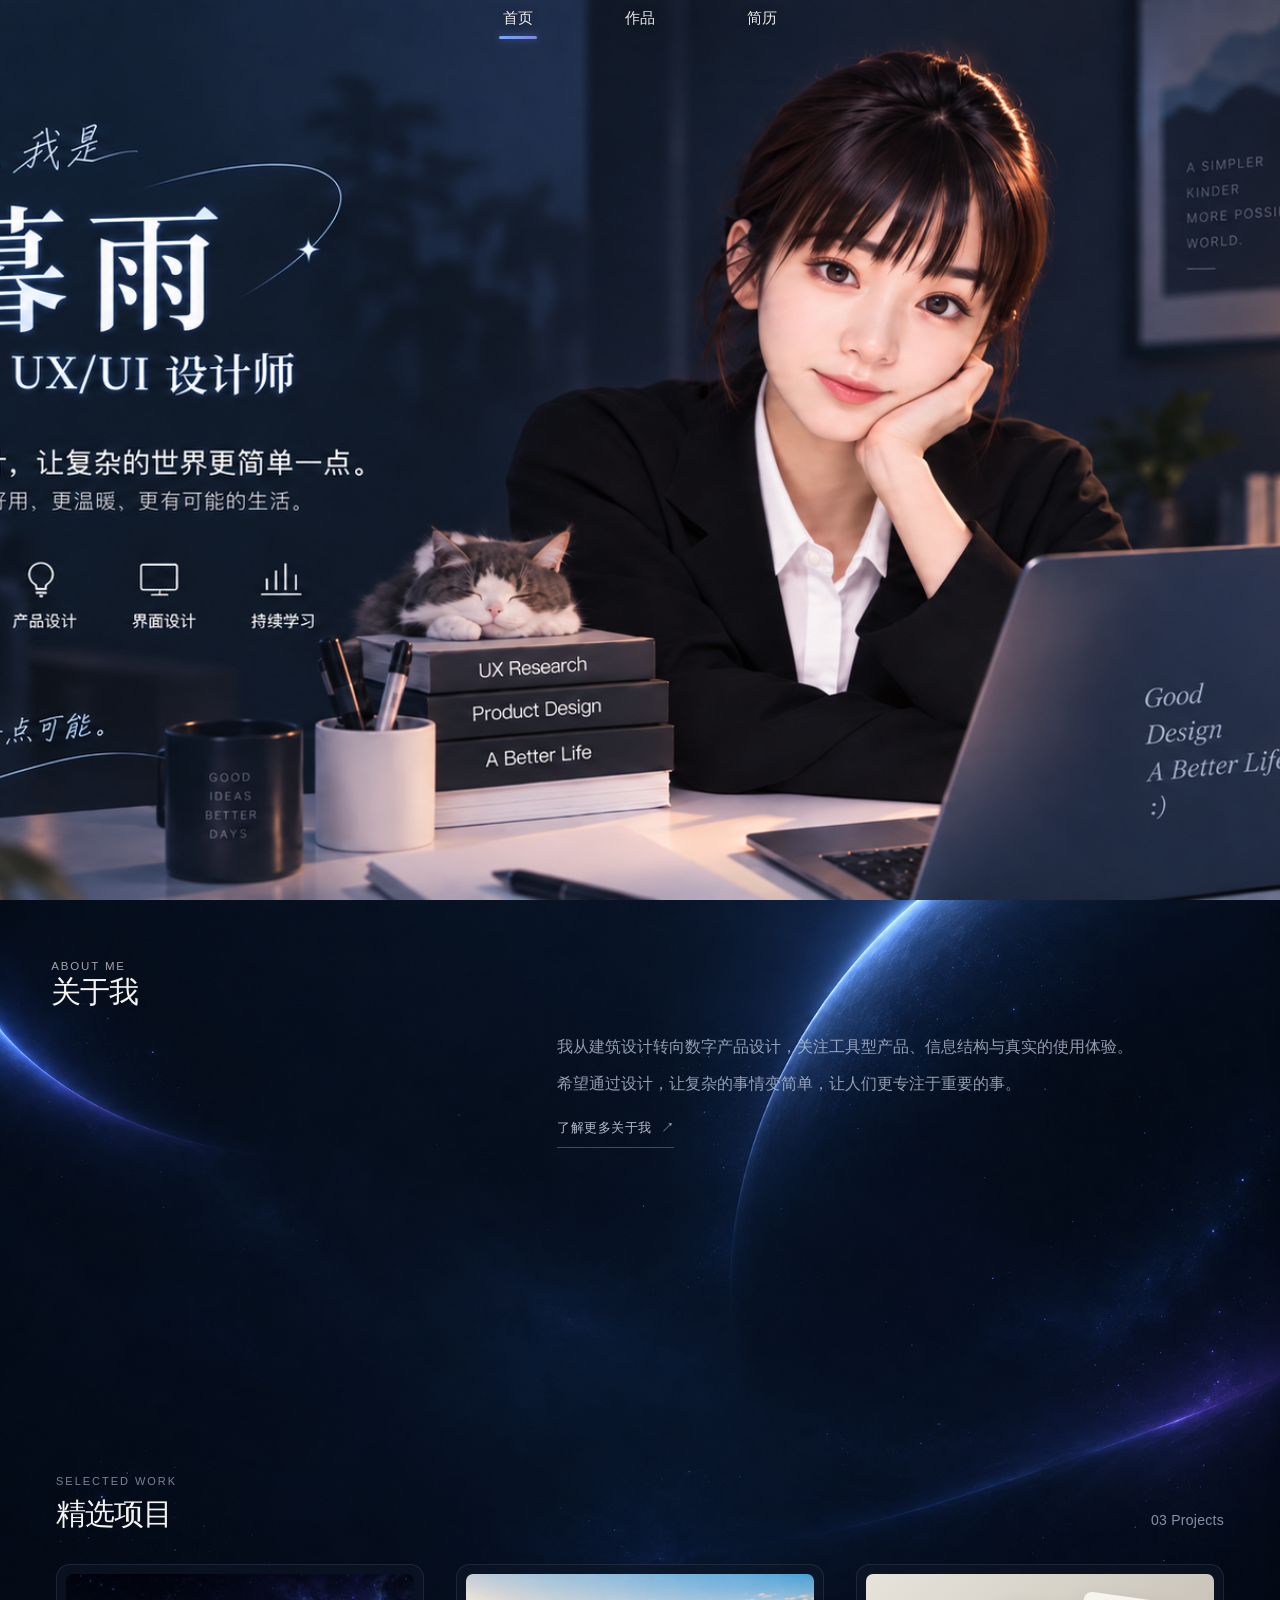
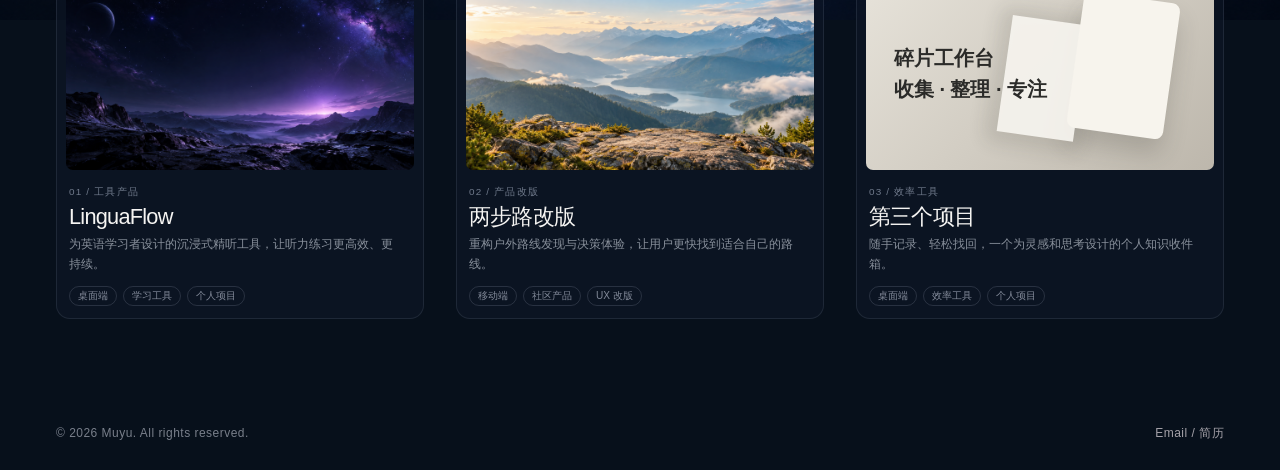
<file: index.html>
<!doctype html>
<html lang="zh-CN">
<head>
  <meta charset="utf-8">
  <meta name="viewport" content="width=device-width, initial-scale=1">
  <meta name="description" content="UX/UI 设计师作品集网站框架。">
  <meta name="theme-color" content="#111111">
  <meta property="og:title" content="UX/UI 设计师作品集">
  <meta property="og:description" content="UX/UI 设计师作品集网站框架。">
  <meta property="og:type" content="website">
  <link rel="icon" href="assets/favicon.svg" type="image/svg+xml">
  <link rel="stylesheet" href="styles/site.css">
  <link rel="stylesheet" href="styles/reference.css?v=2">
  <link rel="stylesheet" href="styles/layout.css?v=7">
  <link rel="stylesheet" href="styles/home.css?v=36">
  <link rel="stylesheet" href="styles/home-background.css?v=4">
  <link rel="stylesheet" href="styles/nav-active.css?v=16">
  <title>UX/UI 设计师作品集</title>
</head>
<body class="home-page">
  <div data-site-nav></div>
  <main>
    <section id="about" class="home-hero" aria-label="Muyu 作品集首页与个人介绍">
      <div class="home-hero-inner">
        <div class="home-hero-copy">
          <p class="home-hero-kicker">设计连接真实的生活</p>
          <h1>你好，我是 <em>Muyu</em>。</h1>
          <p class="home-hero-role">UX / UI Designer</p>
          <p class="home-hero-bio">从建筑设计转向数字产品设计，关注工具型产品、信息结构与真实的使用体验。<br>希望通过设计，让复杂的事情变简单，让人们更专注于重要的事。</p>
          <div class="home-hero-actions"><a class="home-action home-action--primary" href="resume/index.html">查看简历 <span aria-hidden="true">↗</span></a><a class="home-action" href="about/index.html">联系我</a></div>
        </div>
        <div class="home-hero-mark" aria-label="UX / UI Designer 2026"><span>UX / UI</span><span>DESIGNER</span><i></i><span>2026</span></div>
      </div>
    </section>

    <div class="home-content-surface">
    <section id="about-me" class="home-about container" aria-labelledby="home-about-title">
      <div class="home-about-heading">
        <p class="eyebrow">ABOUT ME</p>
        <h2 id="home-about-title">关于我</h2>
      </div>
      <div class="home-about-copy">
        <p>我从建筑设计转向数字产品设计，关注工具型产品、信息结构与真实的使用体验。</p>
        <p>希望通过设计，让复杂的事情变简单，让人们更专注于重要的事。</p>
        <a class="home-about-link" href="about/index.html">了解更多关于我 <span aria-hidden="true">↗</span></a>
      </div>
    </section>

    <section id="selected-works" class="works container" aria-labelledby="works-title">
      <div class="section-heading"><div><p class="eyebrow">SELECTED WORK</p><h2 id="works-title">精选项目</h2></div><p class="works-count">03 Projects</p></div>
      <div class="project-list" data-project-list></div>
    </section>
    <div data-site-footer></div>
    </div>

  </main>
  <script src="scripts/projects.js?v=4"></script>
<script src="scripts/site.js?v=27"></script>
</body>
</html>
</file>
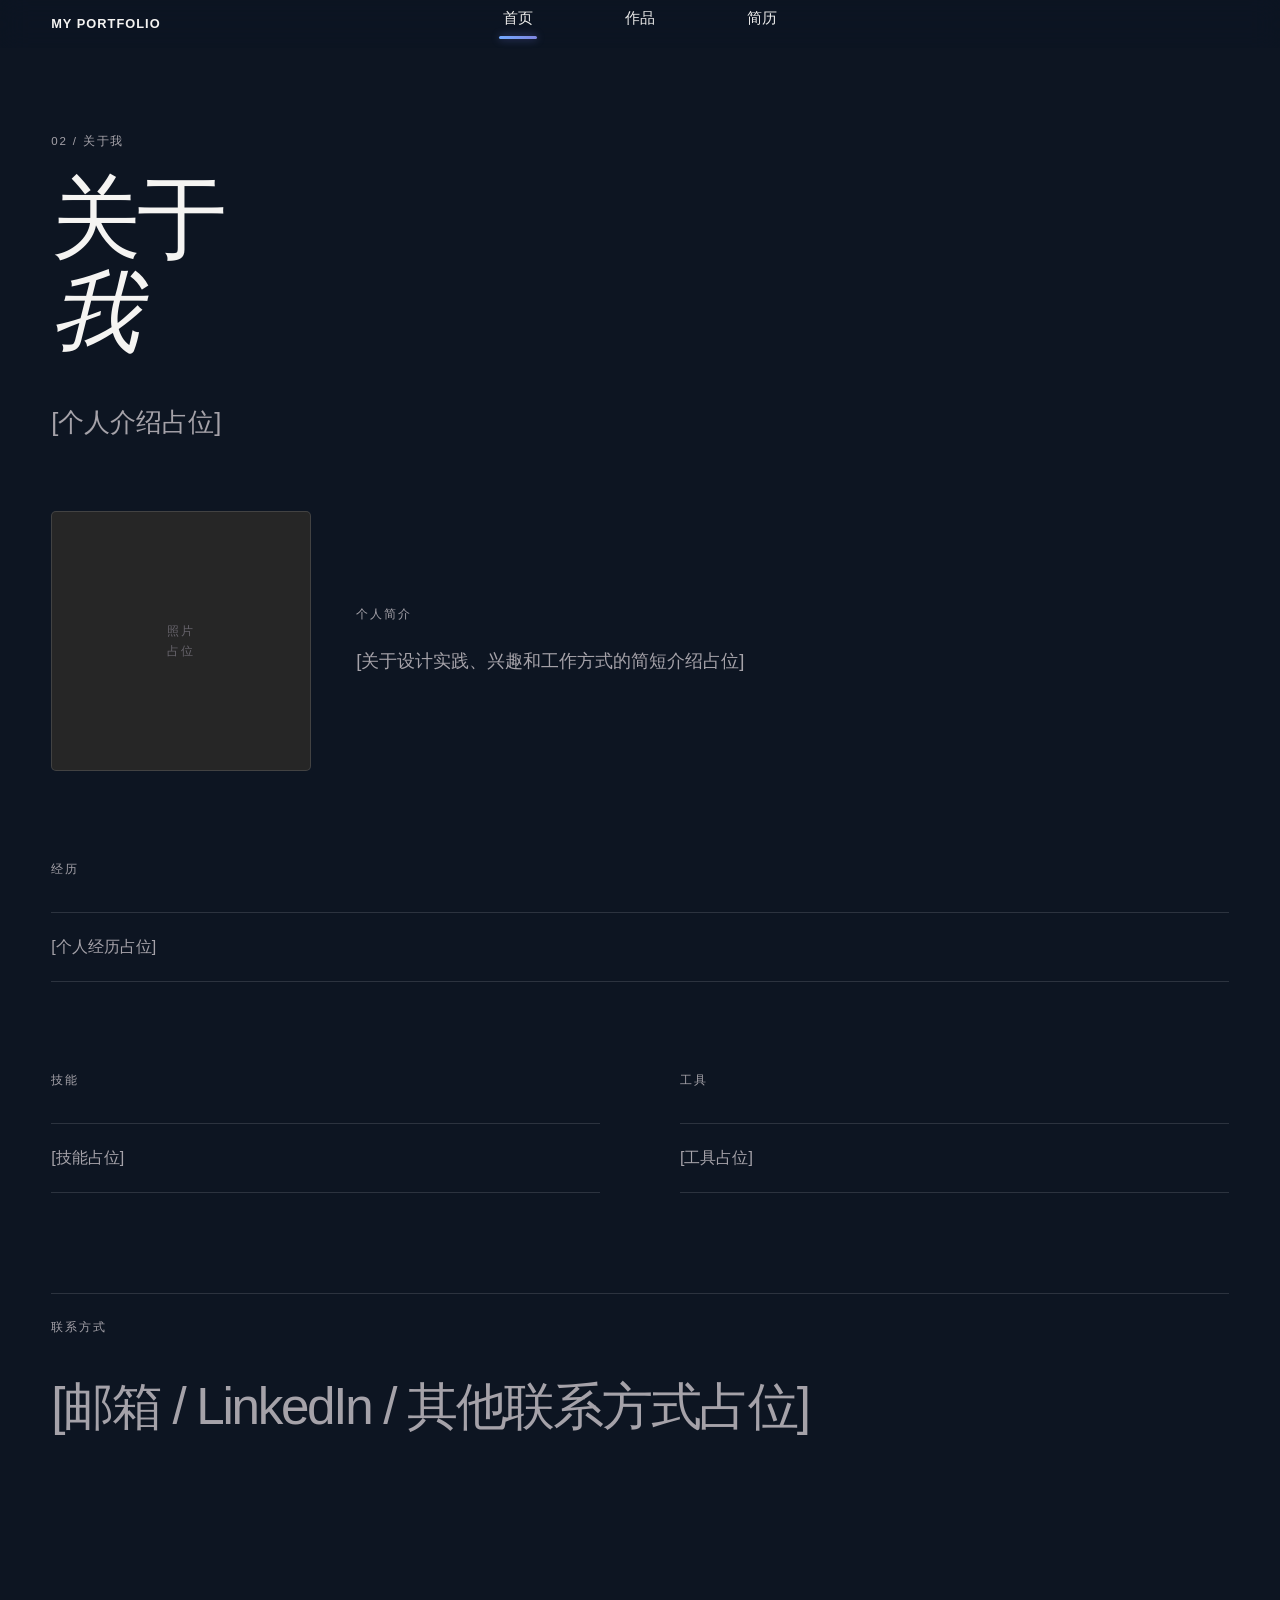
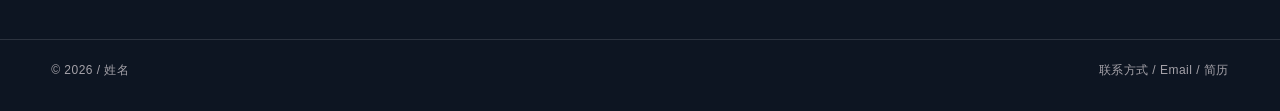
<file: about/index.html>
<!doctype html>
<html lang="zh-CN">
<head>
  <meta charset="utf-8"><meta name="viewport" content="width=device-width, initial-scale=1">
  <meta name="description" content="UX/UI 设计师作品集关于页面框架。">
  <link rel="icon" href="../assets/favicon.svg" type="image/svg+xml"><link rel="stylesheet" href="../styles/site.css"><link rel="stylesheet" href="../styles/reference.css?v=2"><link rel="stylesheet" href="../styles/layout.css?v=7"><link rel="stylesheet" href="../styles/nav-active.css?v=16">
  <title>关于我 — UX/UI 设计师作品集</title>
</head>
<body class="about-page" data-base="../"><div data-site-nav></div>
  <main class="page container">
    <header class="page-header"><p class="eyebrow">02 / 关于我</p><h1>关于<br><em>我</em></h1><p class="lede placeholder">[个人介绍占位]</p></header>
    <section class="about-grid" aria-label="About information">
      <div class="portrait-placeholder" role="img" aria-label="照片占位"><span>照片<br>占位</span></div>
      <div class="about-copy"><p class="eyebrow">个人简介</p><p class="placeholder">[关于设计实践、兴趣和工作方式的简短介绍占位]</p></div>
    </section>
    <section class="content-section"><p class="eyebrow">经历</p><div class="placeholder-block">[个人经历占位]</div></section>
    <section class="content-section two-col"><div><p class="eyebrow">技能</p><div class="placeholder-block">[技能占位]</div></div><div><p class="eyebrow">工具</p><div class="placeholder-block">[工具占位]</div></div></section>
    <section class="contact-band"><p class="eyebrow">联系方式</p><h2 class="placeholder">[邮箱 / LinkedIn / 其他联系方式占位]</h2></section>
  </main><div data-site-footer></div><script src="../scripts/site.js?v=20"></script>
</body></html>
</file>
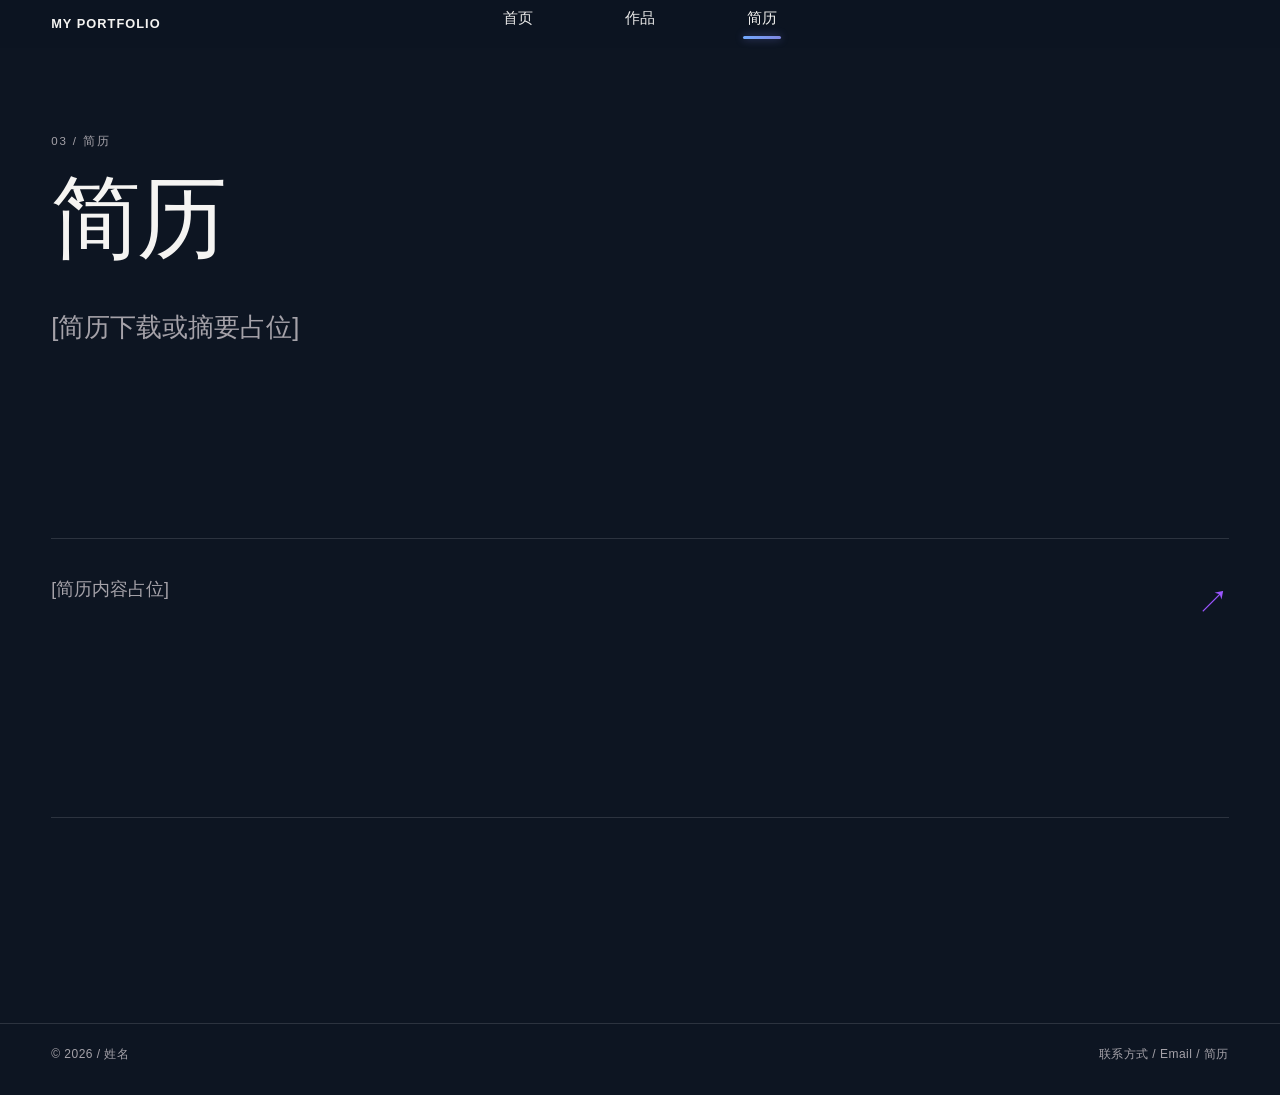
<file: resume/index.html>
<!doctype html>
<html lang="zh-CN"><head><meta charset="utf-8"><meta name="viewport" content="width=device-width, initial-scale=1"><meta name="description" content="UX/UI 设计师作品集简历页面框架。"><link rel="icon" href="../assets/favicon.svg" type="image/svg+xml"><link rel="stylesheet" href="../styles/site.css"><link rel="stylesheet" href="../styles/reference.css?v=2"><link rel="stylesheet" href="../styles/layout.css?v=7"><link rel="stylesheet" href="../styles/nav-active.css?v=15"><title>简历 — UX/UI 设计师作品集</title></head>
<body class="resume-page"><div data-site-nav></div><main class="page container"><header class="page-header"><p class="eyebrow">03 / 简历</p><h1>简历</h1><p class="lede placeholder">[简历下载或摘要占位]</p></header><div class="resume-placeholder"><span class="placeholder">[简历内容占位]</span><span class="resume-mark" aria-hidden="true">↗</span></div></main><div data-site-footer></div><script src="../scripts/site.js?v=19"></script></body></html>
</file>
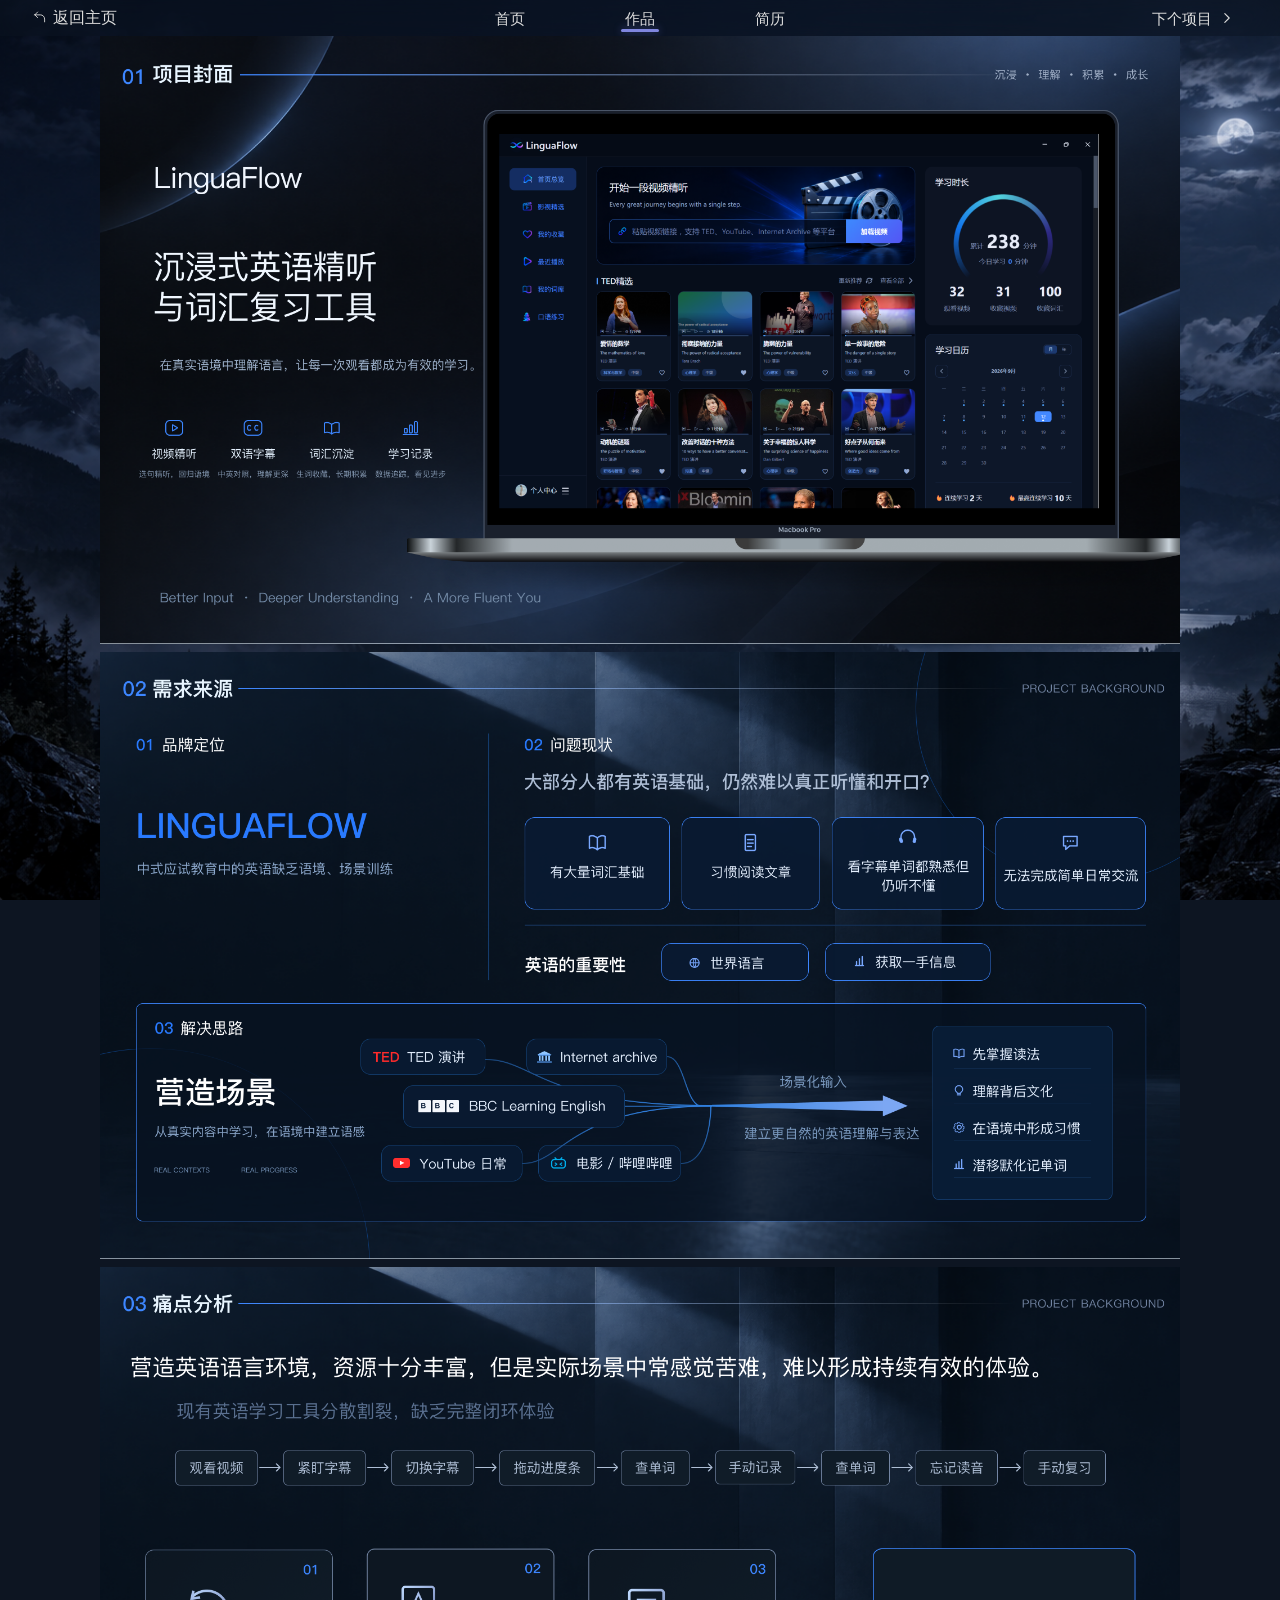
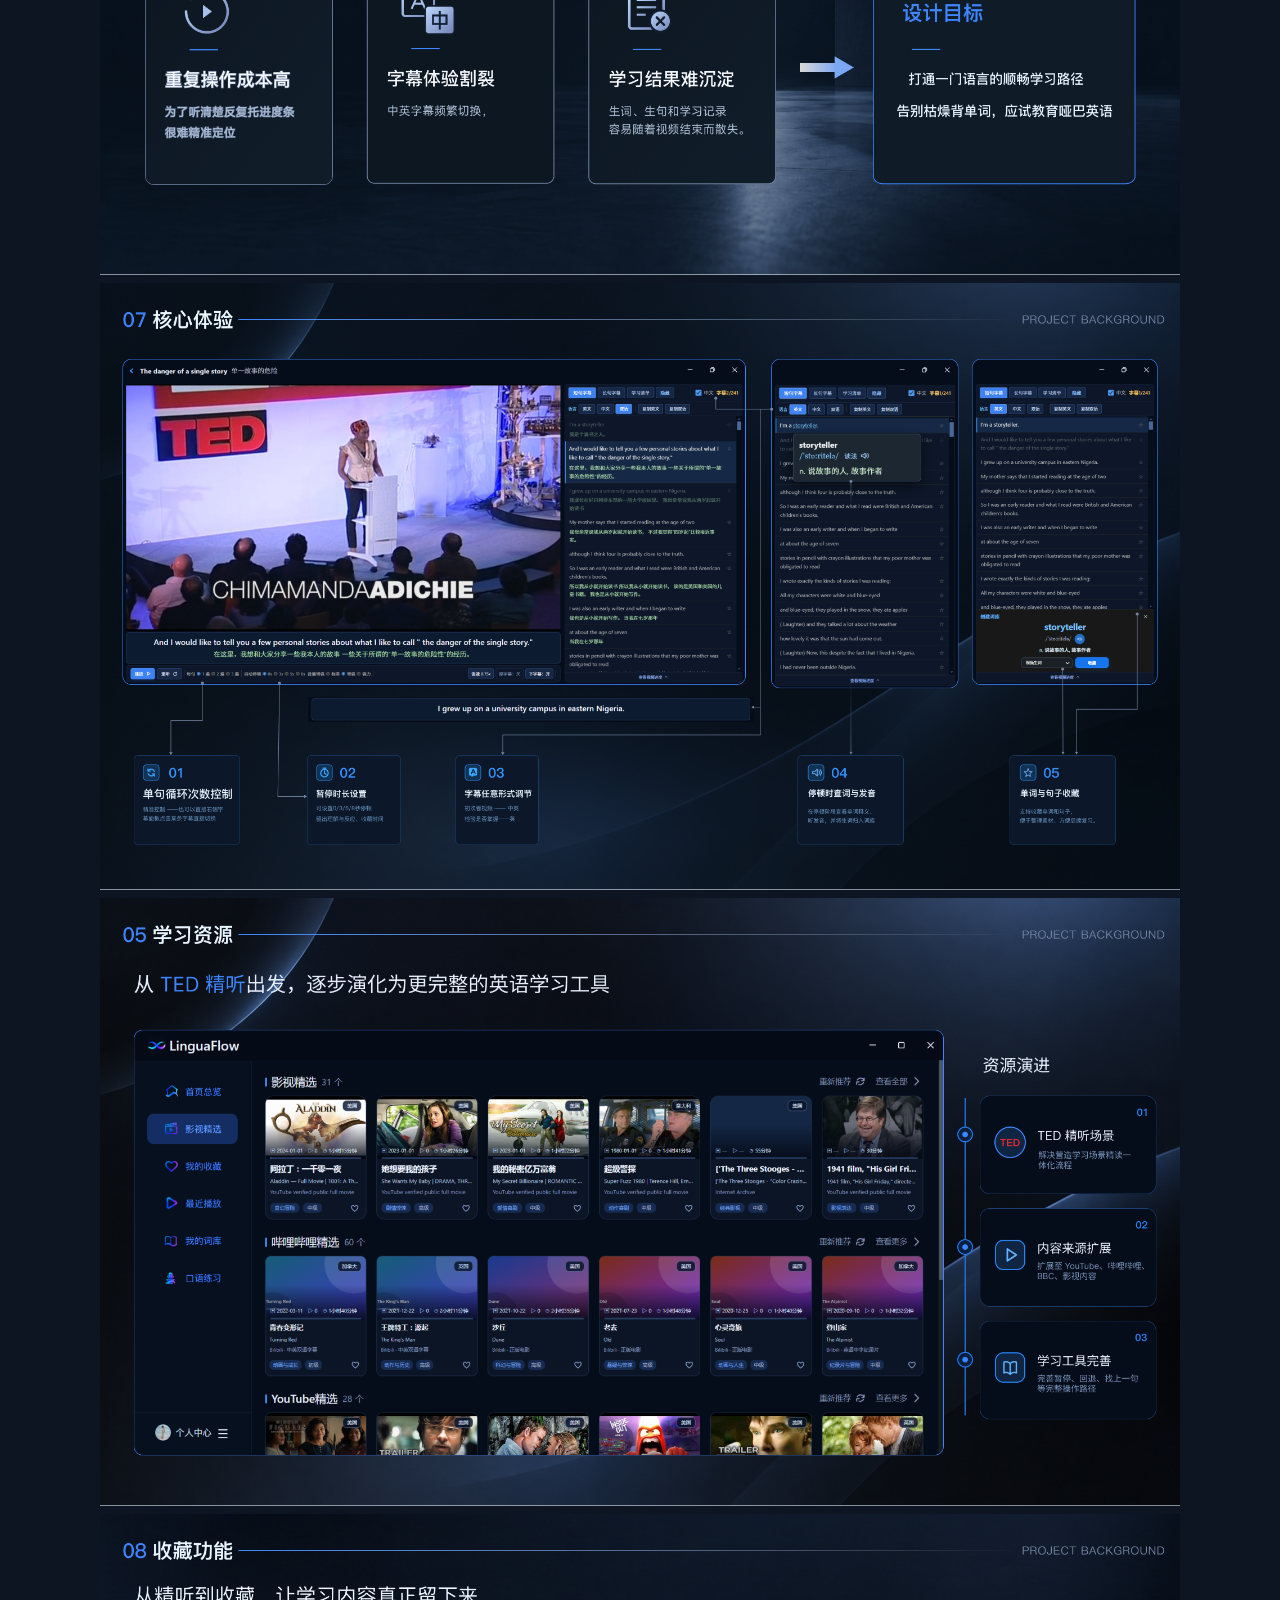
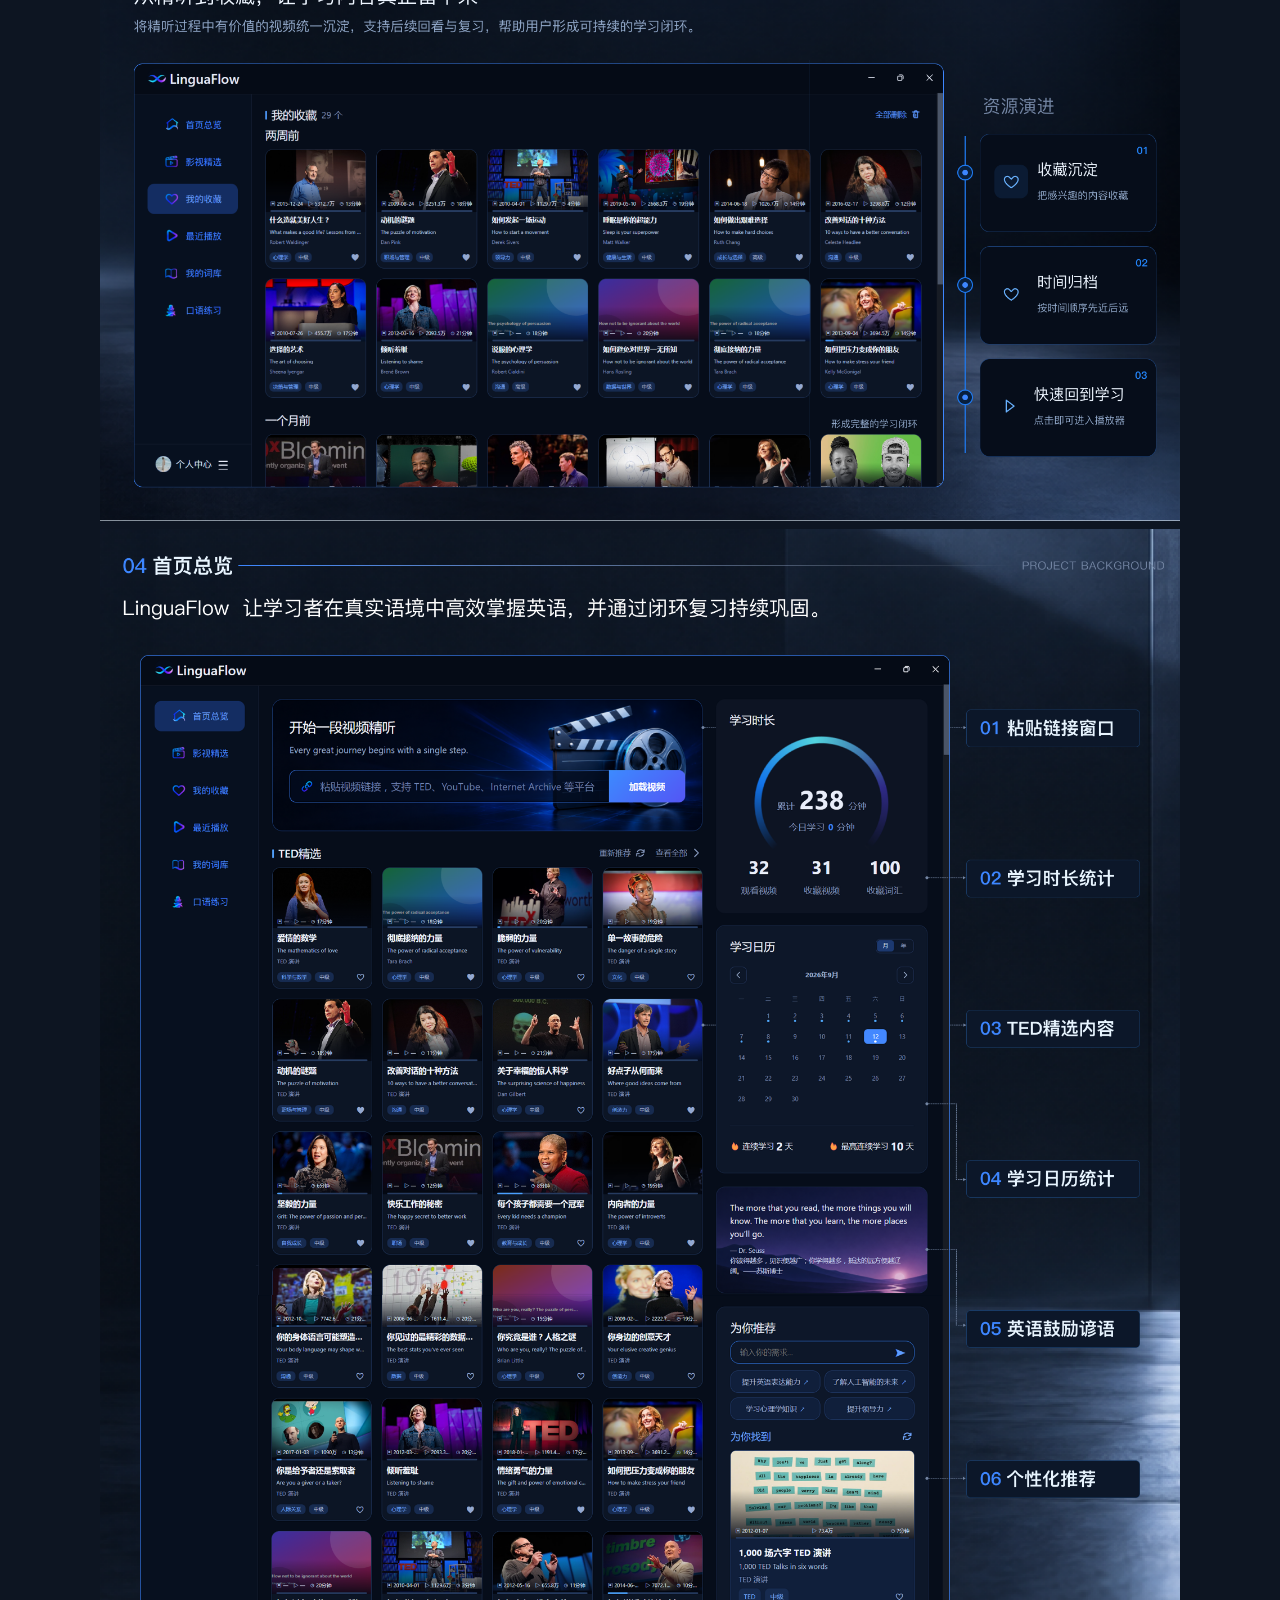
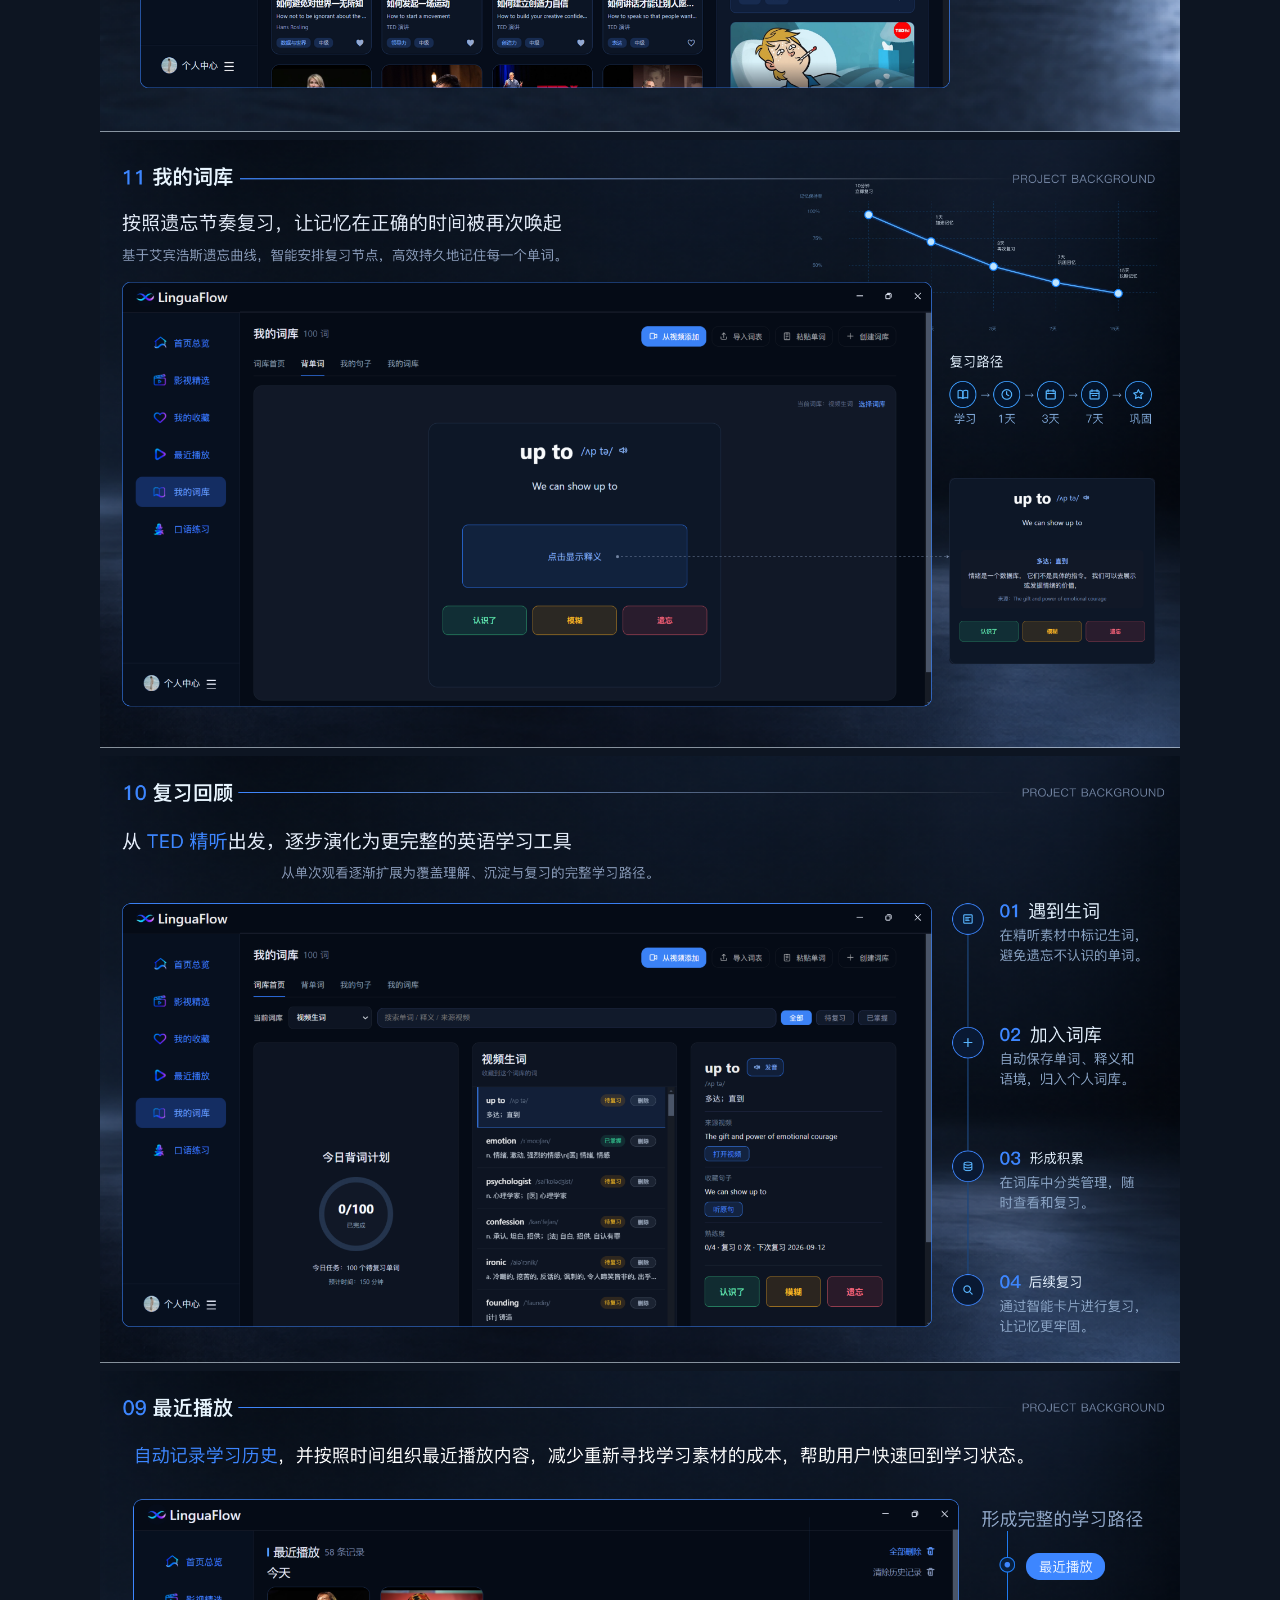
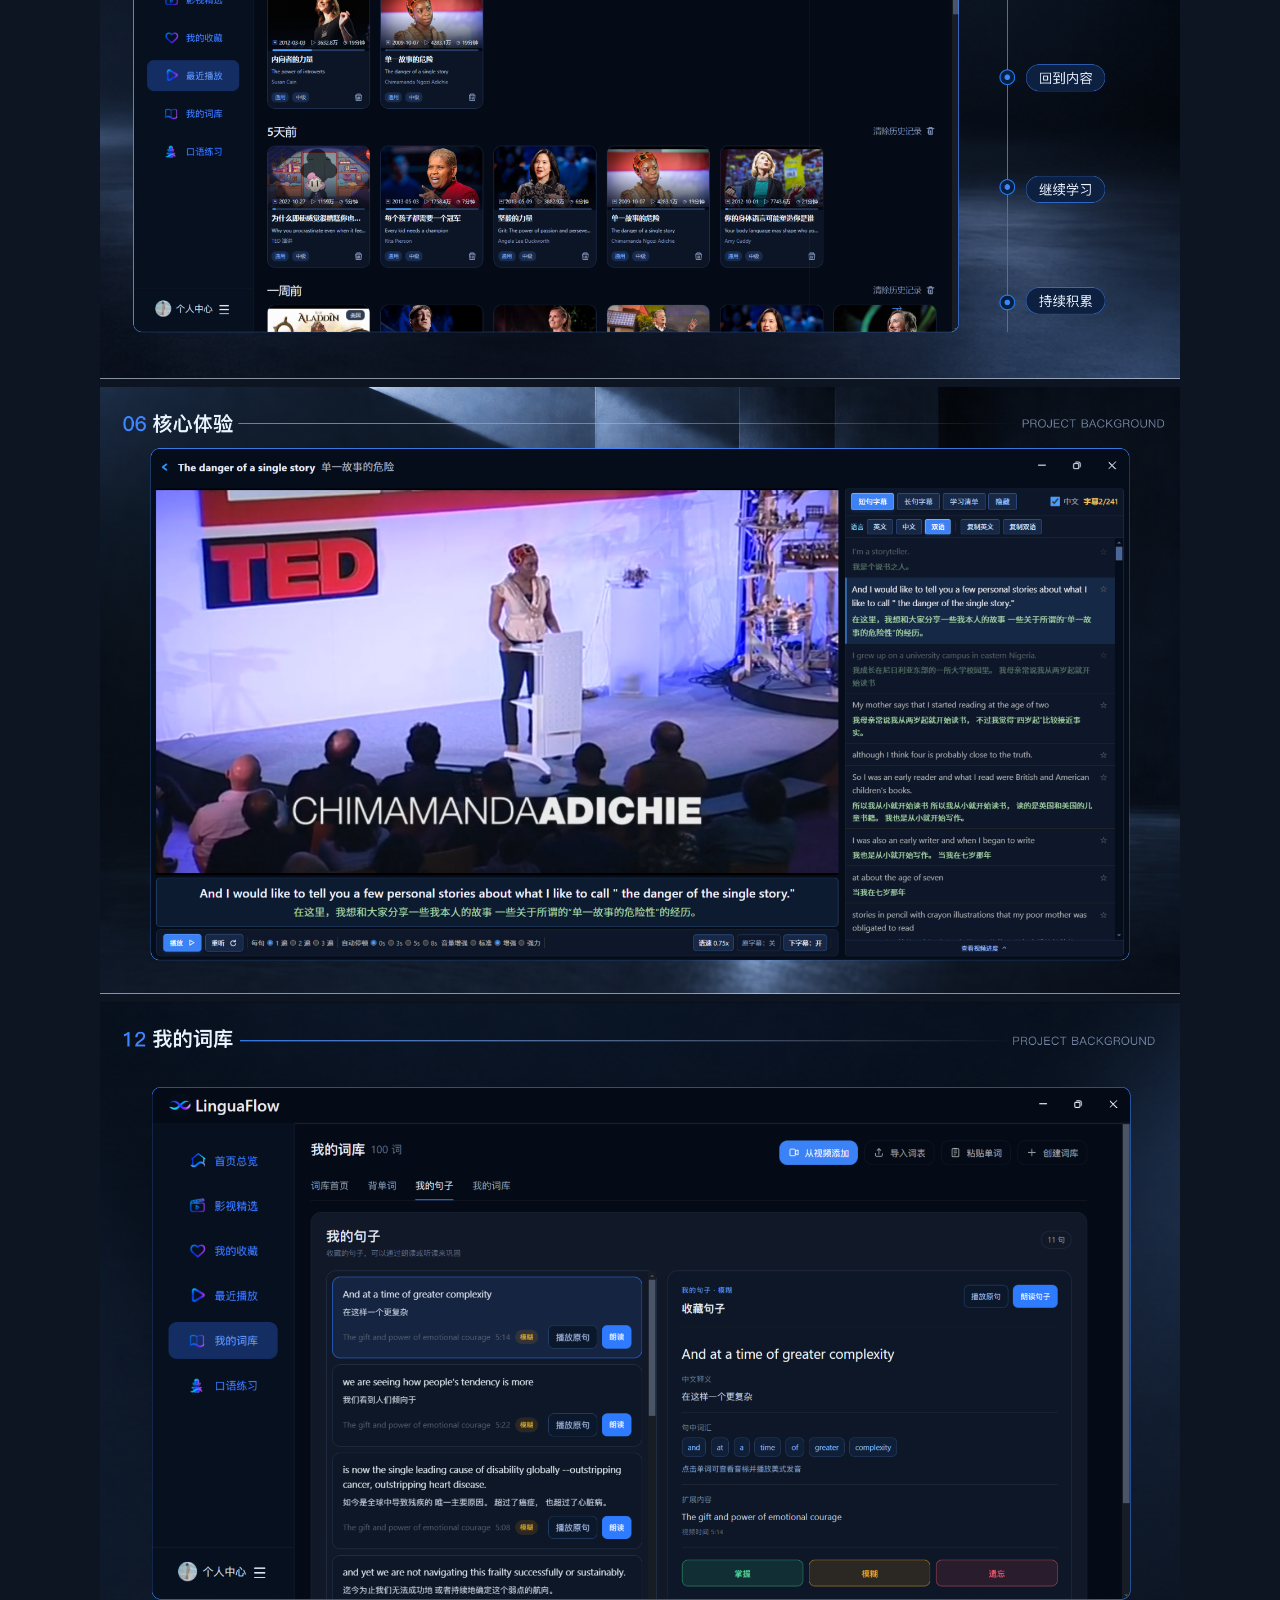
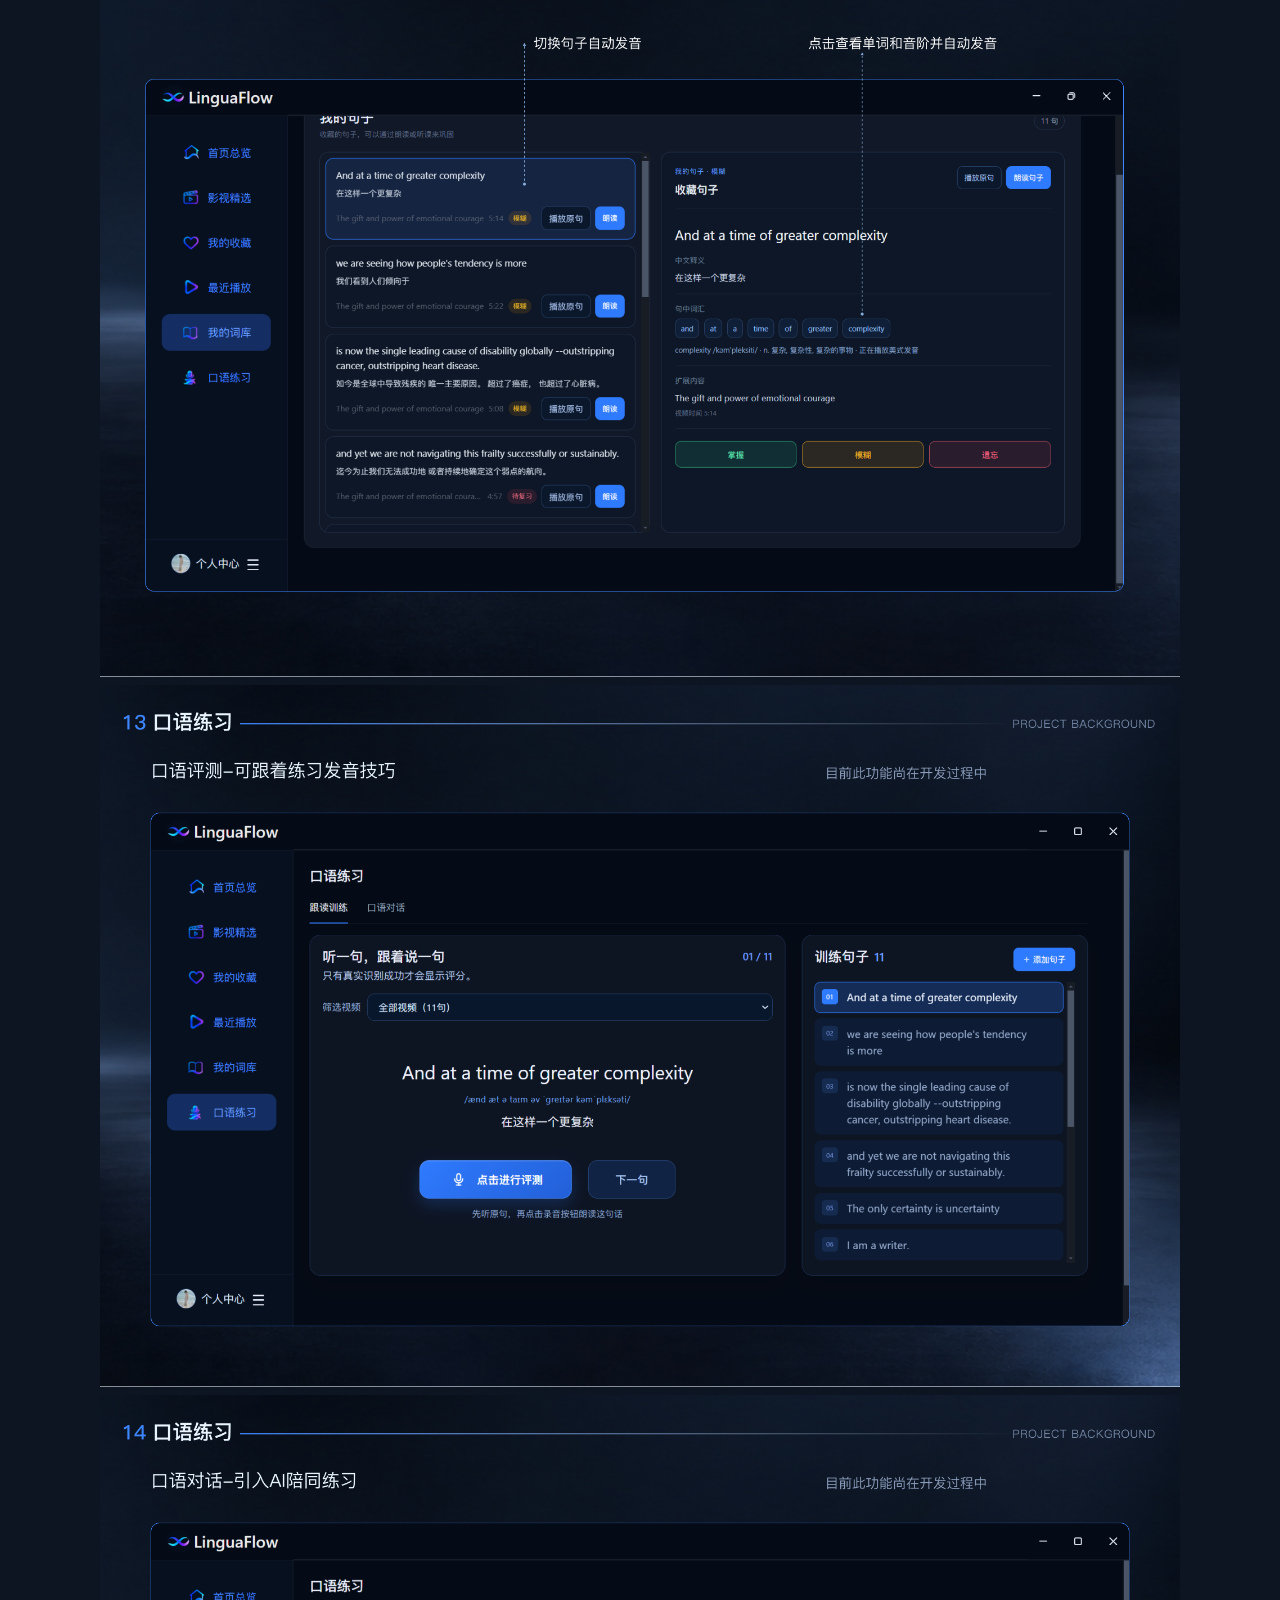
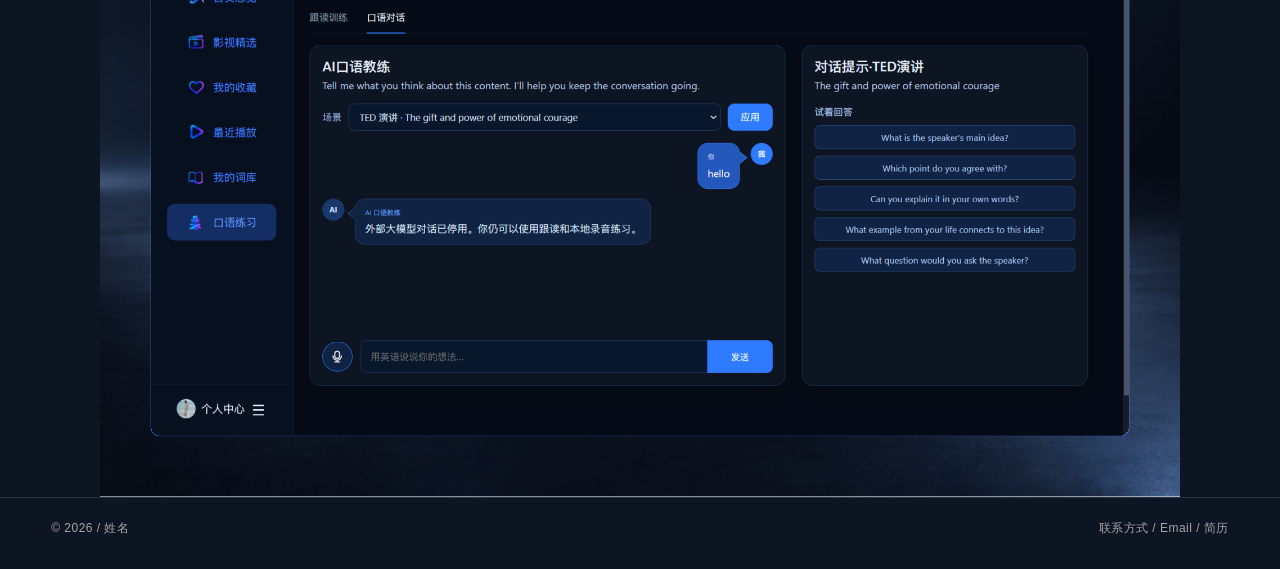
<file: project-detail.html>
<!doctype html>
<html lang="zh-CN"><head><meta charset="utf-8"><meta name="viewport" content="width=device-width, initial-scale=1"><meta name="description" content="LinguaFlow 英语视频精听桌面工具的 UX/UI 设计案例。"><link rel="icon" href="assets/favicon.svg" type="image/svg+xml"><link rel="stylesheet" href="styles/site.css"><link rel="stylesheet" href="styles/reference.css?v=2"><link rel="stylesheet" href="styles/layout.css?v=7"><link rel="stylesheet" href="styles/linguaflow.css?v=23"><link rel="stylesheet" href="styles/nav-active.css?v=34"><title>项目详情 — UX/UI 设计师作品集</title></head>
<body class="project-detail-page"><div data-site-nav></div><main id="project-detail" class="project-detail"></main><div data-site-footer></div><script src="scripts/projects.js?v=6"></script><script src="scripts/site.js?v=28"></script></body></html>
</file>
<file: styles/site.css>
:root{--bg:#121212;--surface:#1b1b1b;--text:#f3f0ea;--muted:#aaa69e;--faint:#77736d;--line:rgba(243,240,234,.16);--accent:#d8ff54;--max:1440px;--pad:clamp(22px,4vw,72px);--sans:Inter,ui-sans-serif,-apple-system,BlinkMacSystemFont,"PingFang SC","Microsoft YaHei",sans-serif;color-scheme:dark}*{box-sizing:border-box}html{scroll-behavior:smooth;scroll-padding-top:100px}body{margin:0;background:var(--bg);color:var(--text);font-family:var(--sans);font-size:16px;line-height:1.7;-webkit-font-smoothing:antialiased;text-rendering:optimizeLegibility}a{color:inherit;text-decoration:none}img{display:block;max-width:100%}h1,h2,h3,p,dl,dd{margin:0}h1,h2,h3{font-weight:500;line-height:1.05;letter-spacing:-.045em}h1{font-size:clamp(4.5rem,12vw,11.5rem)}h2{font-size:clamp(2rem,4.5vw,5.5rem)}h3{font-size:clamp(2rem,4vw,4.5rem)}em{font-family:Georgia,serif;font-weight:400;letter-spacing:-.07em}.container{width:min(var(--max),100%);margin-inline:auto;padding-inline:var(--pad)}.eyebrow{color:var(--muted);font-size:.72rem;letter-spacing:.16em;line-height:1.4}.placeholder{color:var(--muted);font-style:normal}.site-nav{height:84px;padding:0 var(--pad);display:grid;grid-template-columns:1fr auto 1fr;align-items:center;position:relative;z-index:2}.wordmark{font-size:.8rem;letter-spacing:.08em}.wordmark span{color:var(--muted)}.site-nav nav{display:flex;gap:clamp(20px,3vw,48px);font-size:.86rem}.site-nav nav a,.nav-contact{transition:color .2s ease}.site-nav nav a:hover,.nav-contact:hover{color:var(--accent)}.nav-contact{justify-self:end;font-size:.8rem}.hero{min-height:calc(100vh - 84px);padding-top:clamp(80px,13vh,190px);padding-bottom:clamp(72px,10vh,140px);display:flex;flex-direction:column;justify-content:space-between}.hero h1{max-width:1000px}.hero h1 em{color:var(--accent)}.hero-bottom{display:flex;align-items:end;justify-content:space-between;gap:32px}.hero-note{font-size:clamp(1rem,1.5vw,1.35rem);line-height:1.45}.text-link{font-size:.82rem;border-bottom:1px solid var(--line);padding-bottom:7px;white-space:nowrap}.text-link span{color:var(--accent);margin-left:12px}.works{padding-top:clamp(74px,10vw,160px)}.section-heading{display:flex;align-items:baseline;justify-content:space-between;margin-bottom:clamp(40px,6vw,90px)}.section-heading h2{font-size:clamp(2.5rem,6vw,7rem)}.project-list{display:grid;gap:clamp(80px,12vw,180px)}.project-card{display:block}.project-image{overflow:hidden;background:var(--surface);aspect-ratio:16/10}.project-image img{width:100%;height:100%;object-fit:cover;transition:transform .8s cubic-bezier(.2,.7,.2,1);filter:saturate(.78)}.project-card:hover .project-image img{transform:scale(1.035)}.project-meta{display:grid;grid-template-columns:minmax(0,1fr) auto auto;align-items:end;gap:24px;padding-top:20px;border-bottom:1px solid var(--line);padding-bottom:22px;position:relative}.project-meta h3{margin-top:5px}.project-subtitle{color:var(--muted);margin-top:9px;font-size:.95rem}.project-year{color:var(--muted);font-size:.78rem;align-self:start}.view-project{font-size:.8rem;align-self:end;opacity:0;transform:translateX(-8px);transition:opacity .3s ease,transform .3s ease}.project-card:hover .view-project{opacity:1;transform:none}.view-project span{color:var(--accent);margin-left:8px}.statement{padding-top:clamp(120px,18vw,280px);padding-bottom:clamp(130px,20vw,300px)}.statement-text{font-size:clamp(2.2rem,5.5vw,7rem);line-height:1.03;letter-spacing:-.05em;margin-top:40px}.statement-text .placeholder{font-size:.5em}.site-footer{border-top:1px solid var(--line);padding-top:20px;padding-bottom:30px;display:flex;justify-content:space-between;color:var(--muted);font-size:.75rem;letter-spacing:.04em}.page{padding-top:clamp(90px,12vw,180px);padding-bottom:clamp(100px,16vw,240px)}.page-header{max-width:1050px}.page-header h1{margin-top:22px}.lede{font-size:clamp(1.2rem,2vw,1.8rem);line-height:1.4;max-width:600px;margin-top:45px}.about-grid{display:grid;grid-template-columns:minmax(280px,1.25fr) minmax(240px,.75fr);gap:clamp(36px,8vw,150px);align-items:end;margin-top:clamp(90px,14vw,220px)}.portrait-placeholder{aspect-ratio:4/5;background:#262626;display:grid;place-items:center;color:var(--faint);font-size:.72rem;letter-spacing:.15em;text-align:center}.about-copy{max-width:400px}.about-copy p:last-child{margin-top:24px;font-size:1.15rem;line-height:1.6}.content-section{margin-top:clamp(120px,16vw,240px)}.placeholder-block{margin-top:35px;border-top:1px solid var(--line);border-bottom:1px solid var(--line);padding:28px 0;color:var(--muted)}.two-col{display:grid;grid-template-columns:1fr 1fr;gap:clamp(40px,8vw,160px)}.contact-band{margin-top:clamp(120px,16vw,240px);padding-top:25px;border-top:1px solid var(--line)}.contact-band h2{margin-top:45px;color:var(--muted);font-size:clamp(1.8rem,4vw,4rem)}.resume-placeholder{margin-top:clamp(100px,15vw,220px);min-height:280px;padding:35px 0;border-top:1px solid var(--line);border-bottom:1px solid var(--line);display:flex;justify-content:space-between;font-size:1.1rem}.resume-mark{font-size:2rem;color:var(--accent)}.project-hero{padding-top:clamp(60px,9vw,140px)}.project-hero h1{margin-top:25px}.project-lede{font-size:clamp(1.2rem,2vw,2rem);color:var(--muted);max-width:680px;margin-top:35px;line-height:1.4}.project-facts{display:flex;gap:clamp(30px,7vw,120px);margin:70px 0 55px}.project-facts dt{color:var(--faint);font-size:.68rem;letter-spacing:.14em;text-transform:uppercase}.project-facts dd{margin-top:7px;font-size:.9rem}.hero-cover{width:100%;aspect-ratio:16/9;object-fit:cover;background:var(--surface)}.detail-section{padding-top:clamp(100px,14vw,220px)}.overview-grid{display:grid;grid-template-columns:repeat(3,1fr);gap:clamp(24px,5vw,100px);margin-top:55px}.overview-grid h2{font-size:clamp(1.5rem,2.6vw,3rem);margin-bottom:20px}.overview-grid p,.detail-split>p{color:var(--muted);font-size:1rem;line-height:1.75}.detail-split{display:grid;grid-template-columns:1fr 1fr;gap:40px}.detail-split h2{margin-top:35px}.process-list{margin-top:50px;border-top:1px solid var(--line)}.process-list>div{display:grid;grid-template-columns:70px 1fr auto;gap:20px;align-items:baseline;padding:22px 0;border-bottom:1px solid var(--line)}.process-list span{color:var(--accent);font-size:.75rem}.process-list h2{font-size:clamp(1.5rem,3vw,3.5rem)}.process-list p{font-size:.82rem}.final-design h2{margin-top:35px}.media-stack{display:grid;gap:18px;margin-top:50px}.media-placeholder{background:#222;min-height:240px;display:grid;place-items:center;color:#77736d;font-size:.74rem;letter-spacing:.12em}.media-full{aspect-ratio:16/9}.media-duo{aspect-ratio:2/1;background:linear-gradient(90deg,#222 0 49.3%,var(--bg) 49.3% 50.7%,#2a2a2a 50.7%)}.media-trio{aspect-ratio:3/1;background:linear-gradient(90deg,#222 0 32.6%,var(--bg) 32.6% 34%,#292929 34% 66%,var(--bg) 66% 67.4%,#202020 67.4%)}.media-mockup{aspect-ratio:4/3;background:#272727}.media-image-text{aspect-ratio:16/8;background:#252525}.media-image{aspect-ratio:16/9;background:#232323}.reflection{padding-bottom:clamp(100px,14vw,200px)}.next-project{display:flex;justify-content:space-between;align-items:end;padding-top:25px;padding-bottom:45px;border-top:1px solid var(--line)}.next-project strong{font-size:clamp(2rem,5vw,5rem);font-weight:400;letter-spacing:-.05em}.next-project strong span{color:var(--accent)}
@media(max-width:700px){.site-nav{height:70px;grid-template-columns:1fr auto}.site-nav nav{grid-row:2;grid-column:1/-1;justify-content:space-between;gap:14px;font-size:.75rem;display:none}.nav-contact{font-size:.74rem}.hero{min-height:calc(100vh - 70px);padding-top:75px}.hero-bottom{display:block}.text-link{display:inline-block;margin-top:40px}.section-heading{display:block}.section-heading h2{margin-top:18px}.project-meta{grid-template-columns:minmax(0,1fr) auto}.view-project{grid-column:1/-1;opacity:1;transform:none}.project-year{grid-column:2;grid-row:1}.about-grid,.two-col,.detail-split{grid-template-columns:1fr}.about-copy{margin-top:5px}.project-facts{gap:20px;flex-wrap:wrap;margin:45px 0}.project-facts>div{min-width:calc(50% - 20px)}.overview-grid{grid-template-columns:1fr;gap:42px}.process-list>div{grid-template-columns:38px 1fr}.process-list p{grid-column:2}.site-footer{display:block}.site-footer span+span{display:block;margin-top:8px}.next-project{display:block}.next-project strong{display:block;margin-top:28px}}@media(prefers-reduced-motion:reduce){*,*:before,*:after{scroll-behavior:auto!important;transition-duration:.01ms!important;animation-duration:.01ms!important}}
</file>
<file: styles/reference.css>
/* Reference direction: compact dark panels, violet interaction accent, exhibition-like spacing. */
:root{--bg:#050505;--surface:#101010;--text:#f5f4f2;--muted:#a5a2a9;--faint:#68656d;--line:rgba(255,255,255,.13);--accent:#9b55ff;--accent-soft:#c68cff;--canvas-width:1440px;--canvas-height:900px}
body{background:radial-gradient(circle at 72% 18%,rgba(91,35,161,.16),transparent 28rem),var(--bg);line-height:1.75}
.site-nav,.hero,.works,.statement,.page,.project-hero,.detail-section,.next-project{max-width:min(var(--canvas-width),100%)}
.hero{min-height:min(calc(var(--canvas-height) - 70px),calc(100vh - 70px))}
.site-nav{max-width:100%;margin:0}
.wordmark{font-weight:600}.nav-contact{color:var(--muted)}
.hero{min-height:460px;max-width:1320px;margin:0 auto;padding:88px var(--pad) 78px;background:linear-gradient(110deg,rgba(255,255,255,.025),rgba(255,255,255,.005) 60%),radial-gradient(circle at 78% 45%,rgba(116,47,214,.33),transparent 25rem);border-radius:0 0 10px 10px}.hero h1{font-size:clamp(4rem,8vw,8.5rem);letter-spacing:-.065em}.hero h1 em{color:var(--text);font-family:var(--sans);font-style:normal;font-weight:500}.hero-bottom{align-items:end}.hero-note{font-size:1.05rem;color:var(--muted)}.text-link{color:var(--accent-soft);border:0}.text-link span{color:var(--accent)}
.works{max-width:1320px;padding-top:42px}.section-heading{margin-bottom:20px}.section-heading h2{font-size:1.35rem;letter-spacing:-.02em}.section-heading .eyebrow{display:none}.project-list{grid-template-columns:repeat(3,1fr);gap:12px}.project-card{padding:10px;border:1px solid var(--line);border-radius:9px;background:linear-gradient(145deg,rgba(255,255,255,.05),rgba(255,255,255,.015));transition:border-color .25s ease,transform .25s ease,background .25s ease}.project-card:hover{border-color:rgba(155,85,255,.7);background:linear-gradient(145deg,rgba(155,85,255,.13),rgba(255,255,255,.025));transform:translateY(-3px)}.project-image{aspect-ratio:1.15/1;border-radius:6px}.project-meta{display:block;border:0;padding:13px 2px 3px}.project-meta h3{font-size:1.15rem;letter-spacing:-.02em}.project-subtitle{font-size:.76rem;margin-top:1px}.project-year{font-size:.7rem;margin-top:2px}.project-meta .eyebrow{font-size:.6rem}.view-project{position:absolute;right:3px;bottom:6px;width:27px;height:27px;border:1px solid var(--line);border-radius:50%;display:grid;place-items:center;font-size:0;opacity:1;transform:none}.view-project span{font-size:1rem;margin:0;color:var(--accent-soft)}.statement{max-width:1320px;padding-top:110px;padding-bottom:150px}.statement-text{font-size:clamp(2.3rem,5vw,5.5rem)}
.page{max-width:1320px;padding-top:85px}.page-header h1{font-size:clamp(3.8rem,7vw,7rem)}.about-grid{grid-template-columns:260px 1fr;gap:45px;margin-top:70px}.portrait-placeholder{aspect-ratio:1;border-radius:5px;border:1px solid var(--line)}.about-copy{max-width:560px;align-self:center}.content-section{margin-top:90px}.placeholder-block{padding:20px 0}.two-col{gap:80px}.contact-band{margin-top:100px}
.project-hero{max-width:1320px;padding-top:55px}.project-hero h1{font-size:clamp(3.8rem,7vw,7rem)}.hero-cover{border-radius:8px}.detail-section{max-width:1320px}.detail-section:first-of-type{padding-top:55px}.overview-grid{gap:30px}.overview-grid h2,.detail-split h2{font-size:1.35rem;letter-spacing:-.02em}.detail-split{grid-template-columns:180px 1fr;gap:50px}.process-list h2{font-size:1.4rem;letter-spacing:-.02em}.media-placeholder{border:1px solid var(--line);border-radius:5px;background:linear-gradient(145deg,#222,#151515)}.next-project{max-width:1320px}
.project-nav{display:flex;justify-content:space-between;align-items:center;padding-top:18px;padding-bottom:18px;border-top:1px solid var(--line);border-bottom:1px solid var(--line);font-size:.78rem;color:var(--muted)}.project-nav a{transition:color .2s ease}.project-nav a:hover{color:var(--accent-soft)}.project-nav-pages{display:flex;gap:28px}.project-nav-pages a:last-child{color:var(--accent-soft)}
@media(max-width:800px){.site-nav{padding-inline:20px}.hero{min-height:430px;padding:72px 22px 60px}.project-list{grid-template-columns:1fr}.project-card{display:grid;grid-template-columns:42% 1fr;gap:14px;align-items:center}.project-meta{padding:5px 4px}.project-image{aspect-ratio:1}.view-project{right:5px;bottom:4px}.about-grid{grid-template-columns:150px 1fr;gap:24px}.detail-split{grid-template-columns:1fr}.detail-split h2{margin-top:18px}.project-nav{align-items:flex-start;gap:18px}.project-nav-pages{gap:12px;flex-wrap:wrap;justify-content:flex-end}}
@media(max-width:520px){.site-nav nav{gap:14px;font-size:.7rem}.hero h1{font-size:3.8rem}.hero-bottom{display:block}.works{padding-top:34px}.project-card{grid-template-columns:1fr}.project-image{aspect-ratio:16/10}.about-grid{grid-template-columns:1fr}.portrait-placeholder{max-width:220px}.about-copy{margin-top:12px}}
</file>
<file: styles/layout.css>
/* Shared layout remains fluid; image layers define their own maximum width. */
:root{--canvas-height:900px;--max:100%}
.site-nav,.hero,.works,.statement,.page,.project-hero,.detail-section,.next-project{width:100%;max-width:100%}
.hero{min-height:min(calc(var(--canvas-height) - 70px),calc(100vh - 70px))}
#selected-works{padding-top:32px}
.project-image{aspect-ratio:4/3}
.statement{padding-top:64px;padding-bottom:88px}
@media(max-width:800px){.site-nav,.hero,.works,.statement,.page,.project-hero,.detail-section,.next-project{width:100%}.hero{min-height:430px}}
@media(max-width:520px){.statement{padding-top:52px;padding-bottom:72px}.project-image{aspect-ratio:4/3}}
</file>
<file: styles/home.css>
.home-page{--home-bg:#0d1522;--home-gutter:56px;--home-content:1600px;background:var(--home-bg)}
.home-page main{width:100%;max-width:none;margin:0}
.home-page [data-site-nav]{position:absolute;inset:0 0 auto;z-index:10;pointer-events:none}
.home-page [data-site-nav].is-floating{position:fixed}
.home-page .site-nav{width:min(var(--home-content),100%);max-width:100%;margin-inline:auto;padding:0 var(--home-gutter);position:relative;border:0;background:transparent;backdrop-filter:none;-webkit-backdrop-filter:none;box-shadow:none;pointer-events:auto;transition:background .25s ease,backdrop-filter .25s ease,box-shadow .25s ease}
.home-page [data-site-nav].is-floating .site-nav{background:rgba(10,16,27,.82);backdrop-filter:blur(14px);-webkit-backdrop-filter:blur(14px);box-shadow:0 8px 24px rgba(0,0,0,.16)}
.home-page .site-nav .wordmark{display:flex;visibility:visible;align-items:center;gap:12px;font-size:17px;letter-spacing:.02em;font-weight:600}
.home-page .site-nav .wordmark span{display:inline;color:rgba(245,244,242,.96);font-size:1em;font-weight:600;letter-spacing:0;margin-left:0}
.home-page .site-nav .wordmark .wordmark-role{color:rgba(245,244,242,.52);font-size:.72em;font-weight:400;letter-spacing:.01em}
.home-page .site-nav .wordmark,.home-page .site-nav .wordmark span,.home-page .site-nav nav a{color:rgba(245,244,242,.96)!important;text-shadow:0 1px 8px rgba(0,0,0,.35)}
.home-page .site-nav .wordmark .wordmark-role{color:rgba(245,244,242,.6)!important}
.home-page [data-site-nav].is-floating .site-nav{background:rgba(10,16,27,.3);backdrop-filter:blur(8px);-webkit-backdrop-filter:blur(8px);box-shadow:0 8px 24px rgba(0,0,0,.12)}
.home-hero{position:relative;width:100%;height:min(100vh,1080px);min-height:720px;overflow:hidden;background-image:url("../assets/home-hero-latest.png");background-size:cover;background-position:center center;background-repeat:no-repeat;color:#f4f3ef}
.home-hero-inner{position:relative;z-index:1;display:flex;align-items:center;justify-content:space-between;gap:48px;width:min(var(--home-content),100%);height:100%;margin-inline:auto;padding:72px 64px 48px;visibility:hidden;pointer-events:none}
.home-hero-copy{width:min(520px,100%);min-width:0}.home-hero-kicker{color:rgba(191,204,225,.72);font-size:12px;letter-spacing:.12em}.home-hero h1{margin-top:10px;font-size:clamp(42px,3.2vw,56px);line-height:1.08;font-weight:500;letter-spacing:-.045em}.home-hero h1 em{font-family:var(--sans);font-style:normal;color:#d8e2f4}.home-hero-role{margin-top:8px;color:rgba(210,220,236,.86);font-size:20px;letter-spacing:.03em}.home-hero-bio{margin-top:10px;max-width:520px;color:rgba(188,201,222,.74);font-size:14px;line-height:1.7}.home-hero-actions{display:flex;gap:12px;margin-top:16px}.home-action{display:inline-flex;align-items:center;gap:8px;min-height:40px;padding:0 16px;border:1px solid rgba(182,199,227,.32);border-radius:999px;color:rgba(218,227,241,.86);font-size:13px;transition:color .2s ease,border-color .2s ease,background-color .2s ease}.home-action:hover{border-color:rgba(214,225,243,.7);color:#f5f7fb;background:rgba(190,207,235,.08)}.home-action--primary{border-color:rgba(218,228,244,.7);background:#dce6f5;color:#142033}.home-action--primary:hover{background:#edf3fb;color:#101a2b}
.home-hero-mark{display:grid;gap:3px;min-width:190px;color:rgba(192,205,226,.62);font-size:13px;letter-spacing:.32em;line-height:1.45}.home-hero-mark i{display:block;width:38px;height:1px;margin:12px 0 11px;background:rgba(194,208,231,.45)}
.home-content-surface{background-image:linear-gradient(90deg,rgba(7,15,27,.9),rgba(7,15,27,.54)),url("../assets/images/portfolio-hero-bg.png");background-size:cover;background-position:center top;background-repeat:no-repeat}.home-about{display:grid;grid-template-columns:minmax(220px,.72fr) minmax(0,1.28fr);gap:clamp(40px,10vw,180px);align-items:start;padding-top:0;padding-bottom:clamp(72px,9vw,120px)}.home-about-heading .eyebrow{padding-top:2px}.home-about-heading h2{margin-top:4px;font-size:clamp(3.2rem,5vw,5rem);font-weight:500}.home-about-copy{max-width:620px;padding-top:clamp(58px,6vw,92px);color:rgba(190,201,222,.76);font-size:16px;line-height:1.8}.home-about-copy p+p{margin-top:8px}.home-about-link{display:inline-flex;gap:9px;margin-top:18px;color:rgba(218,227,241,.82);font-size:13px;letter-spacing:.04em;border-bottom:1px solid rgba(190,207,235,.3);padding-bottom:7px;transition:color .2s ease,border-color .2s ease}.home-about-link:hover{color:#f5f7fb;border-color:rgba(214,225,243,.72)}
.home-page .works{width:min(var(--home-content),100%);max-width:100%;margin-inline:auto;padding:48px var(--home-gutter) 84px}
.home-page .works .section-heading{display:flex;align-items:flex-end;justify-content:space-between;min-height:100px;margin-bottom:32px}
.home-page .works .section-heading h2{margin-top:7px;font-size:30px;line-height:1.2;font-weight:500;letter-spacing:-.035em}
.home-page .works .section-heading .eyebrow{display:block;color:rgba(196,205,226,.62);font-size:11px;letter-spacing:.18em}
.home-page .works .works-count{color:rgba(190,201,222,.7);font-size:14px;letter-spacing:.02em}
.home-page .works .project-list{grid-template-columns:repeat(3,minmax(0,1fr));gap:32px}
.home-page .works .project-card{padding:9px;border:1px solid rgba(148,163,184,.14);border-radius:14px;background:rgba(15,25,40,.55);box-shadow:none;transition:transform .2s ease,border-color .2s ease}
.home-page .works .project-card:hover{border-color:rgba(201,215,239,.42);box-shadow:none;transform:translateY(-4px)}
.home-page .works .project-image{aspect-ratio:16/9;border-radius:7px;background:#1a222e;overflow:hidden}
.home-page .works .project-image img{filter:saturate(.84) contrast(1.02);transition:transform .6s cubic-bezier(.2,.7,.2,1),filter .3s ease}
.home-page .works .project-card:hover .project-image img{filter:saturate(.9) contrast(1.02);transform:none}
.home-page .works .project-card:nth-child(2) .project-image,.home-page .works .project-card:nth-child(3) .project-image{position:relative}
.home-page .works .project-card:nth-child(1) .project-image{background:#080c20 url("../assets/images/linguaflow-cover-bg.png") center/cover no-repeat}
.home-page .works .project-card:nth-child(2) .project-image{background:#17334a url("../assets/images/twostep-cover-bg.png") center/cover no-repeat}
.home-page .works .project-card:nth-child(3) .project-image img{opacity:0}
.home-page .works .project-card:nth-child(3) .project-image{background:linear-gradient(135deg,#e7e3da,#bdb7ac);}
.home-page .works .project-card:nth-child(3) .project-image::before{content:"";position:absolute;z-index:1;right:12%;top:12%;width:28%;height:70%;border-radius:8px;background:#f7f4ed;box-shadow:-78px 24px 0 -10px rgba(249,247,241,.9),-80px 26px 18px rgba(44,42,37,.12),0 15px 25px rgba(45,43,38,.2);transform:rotate(8deg)}
.home-page .works .project-card:nth-child(3) .project-image::after{content:"碎片工作台\A收集 · 整理 · 专注";position:absolute;z-index:2;left:8%;top:35%;white-space:pre;color:#2b2b29;font-size:clamp(.88rem,1.6vw,1.25rem);font-weight:600;line-height:1.55}
.home-page .works .project-meta{display:grid;grid-template-columns:minmax(0,1fr) auto;gap:8px 14px;align-items:start;padding:15px 3px 3px;border:0}
.home-page .works .project-meta>div{min-width:0}
.home-page .works .project-meta .eyebrow{font-size:.62rem;letter-spacing:.12em;color:rgba(190,201,222,.56);white-space:nowrap;overflow:hidden;text-overflow:ellipsis}
.home-page .works .project-meta h3{margin-top:7px;font-size:clamp(1.28rem,1.7vw,1.65rem);letter-spacing:-.035em}
.home-page .works .project-subtitle{margin-top:7px;color:rgba(190,196,207,.7);font-size:.78rem;line-height:1.55;display:-webkit-box;-webkit-line-clamp:2;-webkit-box-orient:vertical;overflow:hidden}
.home-page .works .project-tags{display:flex;flex-wrap:wrap;gap:6px;margin-top:12px}
.home-page .works .project-tags span{padding:3px 8px;border:1px solid rgba(190,201,222,.16);border-radius:999px;color:rgba(205,212,227,.62);font-size:.63rem;line-height:1.2}
.home-page .works .project-year{display:none}
.home-page .site-footer{width:100%;max-width:100%;margin-inline:auto;border-top:1px solid rgba(190,201,222,.12);padding:20px var(--home-gutter) 26px;color:rgba(190,196,207,.62)}
@media(max-width:800px){.home-page .site-nav,.home-page .works{width:100%;max-width:none}.home-page .site-nav{height:45px;padding-inline:22px}.home-page [data-site-nav]{height:45px}.home-page .site-nav nav{gap:14px}.home-page .site-nav nav a{min-height:32px;padding-inline:8px;font-size:13px}.home-page .site-nav .wordmark{font-size:15px}.home-hero{height:auto;min-height:680px;background-position:center top}.home-hero-inner{padding:66px 22px 30px;align-items:end}.home-hero-kicker{font-size:15px}.home-hero h1{font-size:clamp(56px,16vw,84px)}.home-hero-role{font-size:23px}.home-hero-bio{font-size:15px}.home-hero-bio span{font-size:13px}.home-hero-skills{gap:12px;margin-top:34px}.home-hero-skills span{min-width:56px;font-size:12px}.home-hero-skills b{font-size:24px}.home-hero-mark{min-width:130px;font-size:.62rem}.home-about{grid-template-columns:1fr;gap:28px;padding:56px 22px 64px}.home-about-copy{font-size:15px;padding-top:0}.home-page .works{padding:36px 22px 78px}.home-page .works .section-heading{display:flex;gap:8px 18px;align-items:end}.home-page .works .section-heading h2{font-size:2.25rem}.home-page .works .project-list{grid-template-columns:1fr}.home-page .site-footer{padding-inline:22px}}
@media(max-width:520px){.home-page .site-nav{padding-inline:16px}.home-page .site-nav .wordmark{font-size:13px}.home-page .site-nav nav{gap:4px}.home-page .site-nav nav a{font-size:12px;padding-inline:5px}}
.home-about-heading h2{margin-top:0;font-size:30px;line-height:1.2;font-weight:500;letter-spacing:-.035em}
.home-page .site-footer{border-top:0}
@media(min-width:801px){.home-page .home-about{min-height:500px;padding-top:56px;padding-bottom:120px}}
</file>
<file: styles/home-background.css>
.home-page .home-hero {
  background-image: url("../assets/home-hero-new.png?v=1");
}

.home-page .home-content-surface {
  background-image: url("../assets/images/portfolio-hero-bg.png?v=2");
  background-size: 100% auto;
  background-position: center top;
  background-repeat: no-repeat;
  background-color: #07101b;
}
</file>
<file: styles/nav-active.css>
/* Shared navigation geometry and active indicator. */
.site-nav,
.detail-header {
  height: 48px !important;
  min-height: 48px !important;
}

.site-nav {
  width: 100%;
  max-width: 100%;
  margin: 0;
  padding: 0 clamp(22px, 4vw, 72px);
  display: grid;
  grid-template-columns: 1fr auto 1fr;
  align-items: center;
  position: sticky;
  top: 0;
  z-index: 20;
  background: rgba(13, 21, 34, .88);
  backdrop-filter: blur(14px);
  -webkit-backdrop-filter: blur(14px);
}

.detail-header {
  width: 100%;
  max-width: 100% !important;
  margin-inline: 0;
  padding: 0 clamp(16px, 4.3vw, 88px);
  border-bottom: 0 !important;
  background: rgba(13, 21, 34, .88);
}

.detail-header__back {
  display: inline-flex;
  align-items: center;
  gap: 7px;
  justify-self: start;
}

.detail-header__pager {
  display: flex;
  align-items: center;
  justify-content: flex-end;
  gap: 30px;
  min-width: 0;
  justify-self: end;
}

.detail-header__pager a {
  display: inline-flex;
  align-items: center;
  gap: 7px;
  white-space: nowrap;
}

.site-nav nav {
  display: flex;
  gap: 64px !important;
}

.site-nav nav a {
  position: relative;
  min-height: 28px !important;
  padding: 0 14px !important;
  border-radius: 0 !important;
  color: rgba(245, 244, 242, .96) !important;
  background: transparent !important;
  font-size: 15px !important;
  font-weight: 500;
  line-height: 1;
  transform: none !important;
}

.site-nav nav a.is-active {
  color: rgba(245, 244, 242, .98) !important;
  background: transparent !important;
}

.detail-header__back,
.detail-header__pager a {
  color: rgba(245, 244, 242, .78) !important;
}

.resume-page {
  background: #0d1522 !important;
}

.about-page {
  background: #0d1522 !important;
}

.about-page .site-nav {
  background: rgba(13, 21, 34, .68) !important;
}

.resume-page .site-nav {
  background: rgba(13, 21, 34, .88) !important;
  border-bottom: 0 !important;
}

.home-page .site-nav .wordmark {
  visibility: hidden;
}

.site-nav nav a.is-active:after {
  content: "";
  display: block;
  position: absolute;
  left: 50%;
  right: auto;
  bottom: -1px !important;
  width: 38px !important;
  height: 3px !important;
  border-radius: 999px;
  background: linear-gradient(90deg, #72a9ff, #7f86df);
  box-shadow: 0 0 8px rgba(127, 137, 255, .48);
  transform: translateX(-50%);
}

/* Project detail mode: restore the full-width top navigation. */
.project-detail-page .detail-header {
  position: relative;
  display: grid;
  grid-template-columns: 1fr auto 1fr;
  align-items: center;
  height: 72px !important;
  min-height: 72px !important;
  padding: 0 max(40px, calc((100% - 1536px) / 2 + 40px));
  background: rgba(248, 251, 253, .82) !important;
  backdrop-filter: blur(12px);
  -webkit-backdrop-filter: blur(12px);
  pointer-events: auto;
}

.project-detail-page .detail-header > nav:first-of-type {
  position: static;
  display: flex;
  gap: 72px !important;
  transform: none;
}

.project-detail-page .detail-header__back,
.project-detail-page .detail-header__pager {
  position: static;
  height: 72px;
  align-items: center;
}

.project-detail-page .detail-header__back {
  justify-self: start;
  color: #263442 !important;
  font-size: 16px;
  font-weight: 500;
}

.project-detail-page .detail-header__pager {
  justify-self: end;
  display: flex;
  gap: 80px;
}

.project-detail-page .detail-header__pager a:first-child {
  display: inline-flex;
}

.project-detail-page .detail-header__pager a:last-child {
  display: inline-flex;
  align-items: center;
  gap: 8px;
  color: #344454 !important;
  font-size: 16px;
  font-weight: 500;
  white-space: nowrap;
}

.project-detail-page .detail-header__back,
.project-detail-page .detail-header__pager a {
  text-shadow: 0 1px 10px rgba(255, 255, 255, .9);
}

.project-detail-page .case-study-slides {
  padding-top: 72px;
}

/* LinguaFlow detail override: compact dark navigation, scoped to project-01 only. */
.project-detail-page.project-01-detail [data-site-nav] {
  height: 36px;
}

.project-detail-page.project-01-detail .detail-header {
  box-sizing: border-box;
  display: grid;
  align-items: stretch;
  overflow: hidden;
  height: 36px !important;
  min-height: 36px !important;
  padding-inline: max(32px, calc((100% - 1536px) / 2 + 32px));
  background: rgba(13, 21, 34, .46) !important;
  backdrop-filter: blur(20px) saturate(1.08);
  -webkit-backdrop-filter: blur(20px) saturate(1.08);
}

.project-detail-page.project-01-detail .detail-header__back,
.project-detail-page.project-01-detail .detail-header__pager,
.project-detail-page.project-01-detail .detail-header > nav:first-of-type {
  align-self: stretch;
  height: 36px !important;
  min-height: 36px !important;
}

.project-detail-page.project-01-detail .detail-header > nav:first-of-type {
  display: flex;
  align-items: stretch;
}

.project-detail-page.project-01-detail .detail-header__pager {
  align-items: center;
}

.project-detail-page.project-01-detail .detail-header__back,
.project-detail-page.project-01-detail .detail-header__pager a,
.project-detail-page.project-01-detail .detail-header > nav:first-of-type a {
  display: flex;
  align-items: center;
  height: 36px !important;
  min-height: 36px !important;
  line-height: 1 !important;
}

.project-detail-page.project-01-detail .detail-header__back,
.project-detail-page.project-01-detail .detail-header__pager a,
.project-detail-page.project-01-detail .detail-header > nav:first-of-type a {
  color: rgba(245, 244, 242, .9) !important;
  text-shadow: none;
}

.project-detail-page.project-01-detail .detail-header > nav:first-of-type a.is-active:after {
  bottom: 4px !important;
  background: #7f86df;
  box-shadow: 0 0 8px rgba(127, 137, 255, .48);
}

.project-detail-page.project-01-detail .case-study-slides {
  padding-top: 36px;
}

/* Two-step Road detail override: same compact geometry, cool blue mist palette. */
.project-detail-page.project-02-detail .detail-header {
  box-sizing: border-box;
  display: grid;
  align-items: stretch;
  overflow: hidden;
  height: 36px !important;
  min-height: 36px !important;
  padding-inline: max(32px, calc((100% - 1536px) / 2 + 32px));
  background: rgba(211, 225, 237, .46) !important;
  backdrop-filter: blur(20px) saturate(1.04);
  -webkit-backdrop-filter: blur(20px) saturate(1.04);
}

.project-detail-page.project-02-detail .detail-header__back,
.project-detail-page.project-02-detail .detail-header__pager,
.project-detail-page.project-02-detail .detail-header > nav:first-of-type {
  align-self: stretch;
  height: 36px !important;
  min-height: 36px !important;
}

.project-detail-page.project-02-detail .detail-header > nav:first-of-type {
  display: flex;
  align-items: stretch;
}

.project-detail-page.project-02-detail .detail-header__pager {
  align-items: center;
}

.project-detail-page.project-02-detail .detail-header__back,
.project-detail-page.project-02-detail .detail-header__pager a,
.project-detail-page.project-02-detail .detail-header > nav:first-of-type a {
  display: flex;
  align-items: center;
  height: 36px !important;
  min-height: 36px !important;
  line-height: 1 !important;
  color: #32495e !important;
  text-shadow: none;
}

.project-detail-page.project-02-detail .detail-header > nav:first-of-type a.is-active:after {
  bottom: 4px !important;
  background: #6f95ba;
  box-shadow: 0 0 8px rgba(111, 149, 186, .3);
}

.project-detail-page.project-02-detail .case-study-slides {
  padding-top: 36px;
}
</file>
<file: styles/linguaflow.css>
/* LinguaFlow case-study layer. It is loaded only on project-detail.html. */
.case-hero{display:grid;grid-template-columns:minmax(0,.78fr) minmax(0,1.22fr);gap:clamp(40px,7vw,120px);align-items:end;padding-top:clamp(72px,9vw,140px);padding-bottom:clamp(72px,10vw,150px)}
.case-kicker,.case-index-label,.case-mini-title,.case-index,.case-index-label{color:var(--muted);font-size:.72rem;letter-spacing:.14em;line-height:1.5}
.case-hero h1{max-width:100%;margin-top:24px;font-size:clamp(3.5rem,6.2vw,7.25rem);letter-spacing:-.07em;overflow-wrap:anywhere}
.case-lede{max-width:620px;margin-top:30px;color:var(--muted);font-size:clamp(1.2rem,1.9vw,1.8rem);line-height:1.55}
.case-facts{display:grid;grid-template-columns:repeat(3,minmax(0,1fr));gap:24px;margin-top:55px}
.case-facts dt{color:var(--faint);font-size:.7rem;letter-spacing:.1em}
.case-facts dd{margin-top:8px;font-size:.9rem;line-height:1.6}
.case-media{display:grid;place-items:center;min-width:0;overflow:hidden;border:1px solid var(--line);border-radius:6px;background:linear-gradient(145deg,#252525,#111);color:#77736d;text-align:center}
.case-media span{display:grid;gap:10px;font-size:.76rem;letter-spacing:.1em}
.case-media b{color:#a5a2a9;font-size:.7rem;font-weight:400;letter-spacing:.08em}
.case-media--hero{aspect-ratio:16/10;min-height:360px;background:radial-gradient(circle at 70% 35%,rgba(155,85,255,.28),transparent 35%),linear-gradient(145deg,#19151f,#101010)}
.case-media--wide{aspect-ratio:16/8;min-height:260px}
.case-media--feature{aspect-ratio:5/4;min-height:420px;background:radial-gradient(circle at 65% 35%,rgba(155,85,255,.32),transparent 28%),#111}
.case-media--duo{aspect-ratio:16/8;min-height:260px;background:linear-gradient(90deg,#242424 0 49%,#0d0d0d 49% 51%,#1c1c1c 51%)}
.case-media--small{aspect-ratio:4/3;min-height:180px}
.case-index{position:sticky;top:70px;z-index:5;display:flex;gap:clamp(14px,2vw,30px);align-items:center;overflow:auto;padding-top:16px;padding-bottom:16px;border-top:1px solid var(--line);border-bottom:1px solid var(--line);background:rgba(5,5,5,.9);backdrop-filter:blur(12px);white-space:nowrap}
.case-index a{color:var(--muted);transition:color .18s ease}.case-index a:hover{color:var(--accent-soft)}
.case-section{padding-top:clamp(110px,14vw,220px)}
.case-section--tight{padding-top:clamp(90px,11vw,170px)}
.case-heading{max-width:980px}.case-heading h2{margin-top:24px;font-size:clamp(2.7rem,5.7vw,6.7rem);letter-spacing:-.065em}.case-heading>p:last-child{max-width:720px;margin-top:28px;color:var(--muted);font-size:1.05rem;line-height:1.85}
.case-prose{margin-top:55px}.case-prose--wide{max-width:900px}.case-prose p{font-size:clamp(1.2rem,2vw,1.75rem);line-height:1.75}.case-note{margin-top:26px;color:var(--accent-soft);font-size:1rem!important}
.problem-grid{display:grid;grid-template-columns:repeat(3,minmax(0,1fr));gap:20px;margin-top:62px}.problem-grid article{padding-top:18px;border-top:1px solid var(--line)}.problem-grid article>span,.reflection-grid article>span{color:var(--accent);font-size:.75rem}.problem-grid h3{margin-top:48px;font-size:clamp(1.45rem,2vw,2.15rem);letter-spacing:-.035em}.problem-grid p{margin-top:18px;color:var(--muted);line-height:1.8}
.goal-list{display:grid;grid-template-columns:repeat(5,minmax(0,1fr));gap:0;margin:62px 0 0;padding:0;list-style:none;border-top:1px solid var(--line);border-bottom:1px solid var(--line)}.goal-list li{min-height:170px;padding:18px 18px 22px 0;border-right:1px solid var(--line);font-size:1.05rem;line-height:1.65}.goal-list li+li{padding-left:18px}.goal-list li:last-child{border-right:0}.goal-list span,.case-flow span{display:block;margin-bottom:48px;color:var(--accent);font-size:.72rem}
.case-flow{display:grid;grid-template-columns:repeat(6,minmax(0,1fr));gap:0;margin:62px 0 0;padding:0;list-style:none}.case-flow li{position:relative;min-height:150px;padding:18px 22px 18px 0;border-top:1px solid var(--line)}.case-flow li+li{padding-left:22px}.case-flow li i{position:absolute;top:52px;left:-8px;color:var(--accent);font-style:normal}.case-flow strong{font-size:1rem;font-weight:500;line-height:1.6}.case-flow--compact{grid-template-columns:repeat(5,minmax(0,1fr));margin-bottom:55px}
.case-section--feature{padding-top:clamp(130px,17vw,260px)}.feature-layout{display:grid;grid-template-columns:minmax(240px,.72fr) minmax(0,1.28fr);gap:clamp(40px,7vw,120px);align-items:center;margin-top:70px}.loop-list{display:grid;gap:14px;margin:22px 0 36px;padding:0;list-style:none}.loop-list li{display:flex;gap:18px;align-items:baseline;padding-bottom:14px;border-bottom:1px solid var(--line);font-size:1.25rem}.loop-list span{color:var(--accent);font-size:.72rem}
.tag-list,.records-list,.proof-list{display:flex;flex-wrap:wrap;gap:8px;margin:0;padding:0;list-style:none}.tag-list li{padding:7px 10px;border:1px solid var(--line);border-radius:999px;color:var(--muted);font-size:.76rem}.caption-layout,.records-layout,.reality-layout{display:grid;grid-template-columns:minmax(0,1.1fr) minmax(240px,.9fr);gap:clamp(40px,7vw,120px);align-items:start;margin-top:70px}.caption-stack{border-top:1px solid var(--line)}.context-row{display:grid;grid-template-columns:120px 1fr;gap:30px;align-items:center;min-height:82px;padding:15px 0;border-bottom:1px solid var(--line);color:var(--muted)}.context-row span{font-size:.8rem}.context-row b{font-weight:400}.context-row.is-current{color:var(--text);background:linear-gradient(90deg,rgba(155,85,255,.18),transparent);padding-left:16px;border-left:2px solid var(--accent)}.mode-list{display:flex;gap:6px;margin:22px 0 28px}.mode{padding:8px 12px;color:var(--muted);background:#171717;font-size:.8rem}.mode.is-active{color:var(--text);background:var(--accent);color:#090909}
.records-list{display:grid;grid-template-columns:repeat(2,minmax(0,1fr));gap:0 24px}.records-list li,.proof-list li{padding:16px 0;border-top:1px solid var(--line);font-size:1.05rem}.records-layout .case-media{max-width:420px;justify-self:end}
.iteration-grid{display:grid;grid-template-columns:repeat(3,minmax(0,1fr));gap:18px;margin-top:65px}.iteration-item{padding:22px 18px 24px;border:1px solid var(--line);background:rgba(255,255,255,.02)}.iteration-item h3{margin-top:36px;font-size:1.55rem}.iteration-flow{display:grid;gap:5px;margin-top:30px;color:var(--muted);font-size:.78rem}.iteration-flow i{color:var(--accent);font-style:normal}.iteration-images{display:grid;grid-template-columns:1fr 1fr;gap:8px;margin-top:26px}.iteration-item>.placeholder{margin-top:18px;font-size:.8rem}
.case-section--final{padding-top:clamp(140px,18vw,280px)}.final-grid{display:grid;grid-template-columns:repeat(2,minmax(0,1fr));gap:18px;margin-top:60px}.final-grid .case-media:first-child{grid-column:1/-1;aspect-ratio:16/7}.final-grid .case-media:nth-child(4){grid-column:1/-1;aspect-ratio:16/7}.case-section--dark{padding-top:clamp(130px,16vw,250px);padding-bottom:clamp(120px,15vw,220px);background:linear-gradient(180deg,transparent,rgba(155,85,255,.07),transparent)}.reality-layout{grid-template-columns:1fr 1fr}.tag-list--large{gap:10px;margin-top:20px}.tag-list--large li{font-size:.9rem;padding:10px 14px}.reflection-grid{display:grid;grid-template-columns:repeat(3,minmax(0,1fr));gap:20px;margin-top:65px}.reflection-grid article{min-height:190px;padding-top:18px;border-top:1px solid var(--line)}.reflection-grid h3{margin-top:40px;font-size:1.45rem}.reflection-grid p{margin-top:18px;font-size:.82rem}
.case-study+.next-project{margin-top:0}

/* Keep the exports intact, but let them read as one continuous dark canvas. */
.project-detail-page{background:#0d1522;color:var(--text)}
.project-detail-page.project-02-detail{background-color:#edf3f7;background-image:url("../assets/projects/project-02/background.png");background-position:center top;background-repeat:no-repeat;background-size:cover;background-attachment:fixed}
.project-detail-page .site-footer,.project-detail-page .project-detail,.project-detail-page .project-detail .container{width:100%;max-width:none;margin-inline:auto}
.project-detail-page [data-site-nav]{position:fixed;top:0;left:0;right:0;z-index:20;display:block;pointer-events:none}
.project-detail-page .site-nav,.project-detail-page .detail-header{position:relative;pointer-events:auto;border:0!important;border-bottom:0!important;outline:0;background:transparent!important;backdrop-filter:none;-webkit-backdrop-filter:none;box-shadow:none!important}
.detail-header a:focus-visible{outline:1px solid #8bb7ff;outline-offset:4px}
.detail-header__arrow{width:14px;height:14px;fill:none;stroke:currentColor;stroke-linecap:round;stroke-linejoin:round;stroke-width:1.25}
.project-detail-page .project-detail{margin-top:0;padding:0}
.project-detail-page .case-study-slides{display:block;width:100%;margin:0;padding:48px clamp(48px,7.8125vw,300px) 0;box-sizing:border-box}
.project-detail-page.project-02-detail .case-study-slides{padding-inline:clamp(22px,11.7vw,450px)}
.project-detail-page .case-study-slide{position:relative;width:100%;max-width:3240px;margin:0 auto;padding:0;background:transparent;border:0;border-radius:0;box-shadow:none;line-height:0;isolation:isolate}
.project-detail-page .case-study-slide + .case-study-slide{margin-top:8px}
.project-detail-page .case-study-slide img{display:block;width:100%;height:auto;max-width:none;margin:0;padding:0;border:0;border-radius:0;box-shadow:none;vertical-align:top}
.project-detail-page .detail-header__back,.project-detail-page .detail-header__pager a{font-size:.88rem;color:rgba(235,239,247,.68)!important;transition:color .2s ease}
.project-detail-page .detail-header__back:hover,.project-detail-page .detail-header__pager a:hover{color:rgba(245,247,252,.96)!important}
@media(max-width:800px){.case-hero{grid-template-columns:1fr;gap:50px}.case-hero h1{font-size:clamp(4rem,17vw,7rem)}.case-facts{gap:18px;margin-top:40px}.case-index{top:70px;padding-inline:22px}.problem-grid,.iteration-grid,.reflection-grid{grid-template-columns:1fr;gap:34px}.goal-list{grid-template-columns:repeat(2,minmax(0,1fr))}.goal-list li:nth-child(2n){border-right:0}.goal-list li:nth-child(n+3){border-top:1px solid var(--line)}.case-flow,.case-flow--compact{grid-template-columns:1fr 1fr;gap:0}.case-flow li:nth-child(2n){border-right:0}.case-flow li i{top:52px}.feature-layout,.caption-layout,.records-layout,.reality-layout{grid-template-columns:1fr}.records-layout .case-media{justify-self:stretch;max-width:none}.final-grid{grid-template-columns:1fr}.final-grid .case-media:first-child,.final-grid .case-media:nth-child(4){grid-column:auto}.case-media--feature{min-height:0}.project-nav-pages{min-width:0;flex:1}}
@media(max-width:800px){.project-detail-page .site-footer,.project-detail-page .project-detail,.project-detail-page .project-detail .container{width:100%;max-width:none}}
@media(max-width:800px){.project-detail-page .case-study-slides{padding-top:48px}.project-detail-page .case-study-slide{width:100%}}
@media(max-width:560px){.detail-header__back span,.detail-header__pager span{display:none}.detail-header__back{justify-self:start}.detail-header__pager a:first-child .detail-header__arrow{display:none}}
@media(max-width:520px){.case-hero{padding-top:58px}.case-lede{font-size:1.08rem}.case-facts{grid-template-columns:1fr 1fr}.case-facts>div:last-child{grid-column:1/-1}.case-heading h2{font-size:clamp(2.4rem,11vw,4rem)}.case-prose p{font-size:1.1rem}.goal-list,.case-flow,.case-flow--compact{grid-template-columns:1fr}.goal-list li,.goal-list li+li{min-height:auto;padding:16px 0;border-right:0}.goal-list li+li{border-top:1px solid var(--line)}.case-flow li,.case-flow li+li{min-height:auto;padding:16px 0 25px;border-right:0;border-top:1px solid var(--line)}.case-flow li i{top:auto;left:auto;right:0;bottom:11px}.context-row{grid-template-columns:80px 1fr;gap:14px}.iteration-images{grid-template-columns:1fr}.case-media--hero,.case-media--feature,.case-media--wide,.case-media--duo{min-height:0}.project-nav{align-items:flex-start}.project-nav-pages{justify-content:flex-end;overflow-wrap:anywhere}.project-nav-pages a{white-space:normal}}

/* LinguaFlow detail backdrop: use the supplied project background behind the exported slides. */
.project-detail-page.project-01-detail {
  background-color: #0d1522;
  background-image: url("../assets/images/linguaflow-detail-bg.png?v=2");
  background-position: center top;
  background-repeat: no-repeat;
  background-size: cover;
  background-attachment: fixed;
}
</file>
